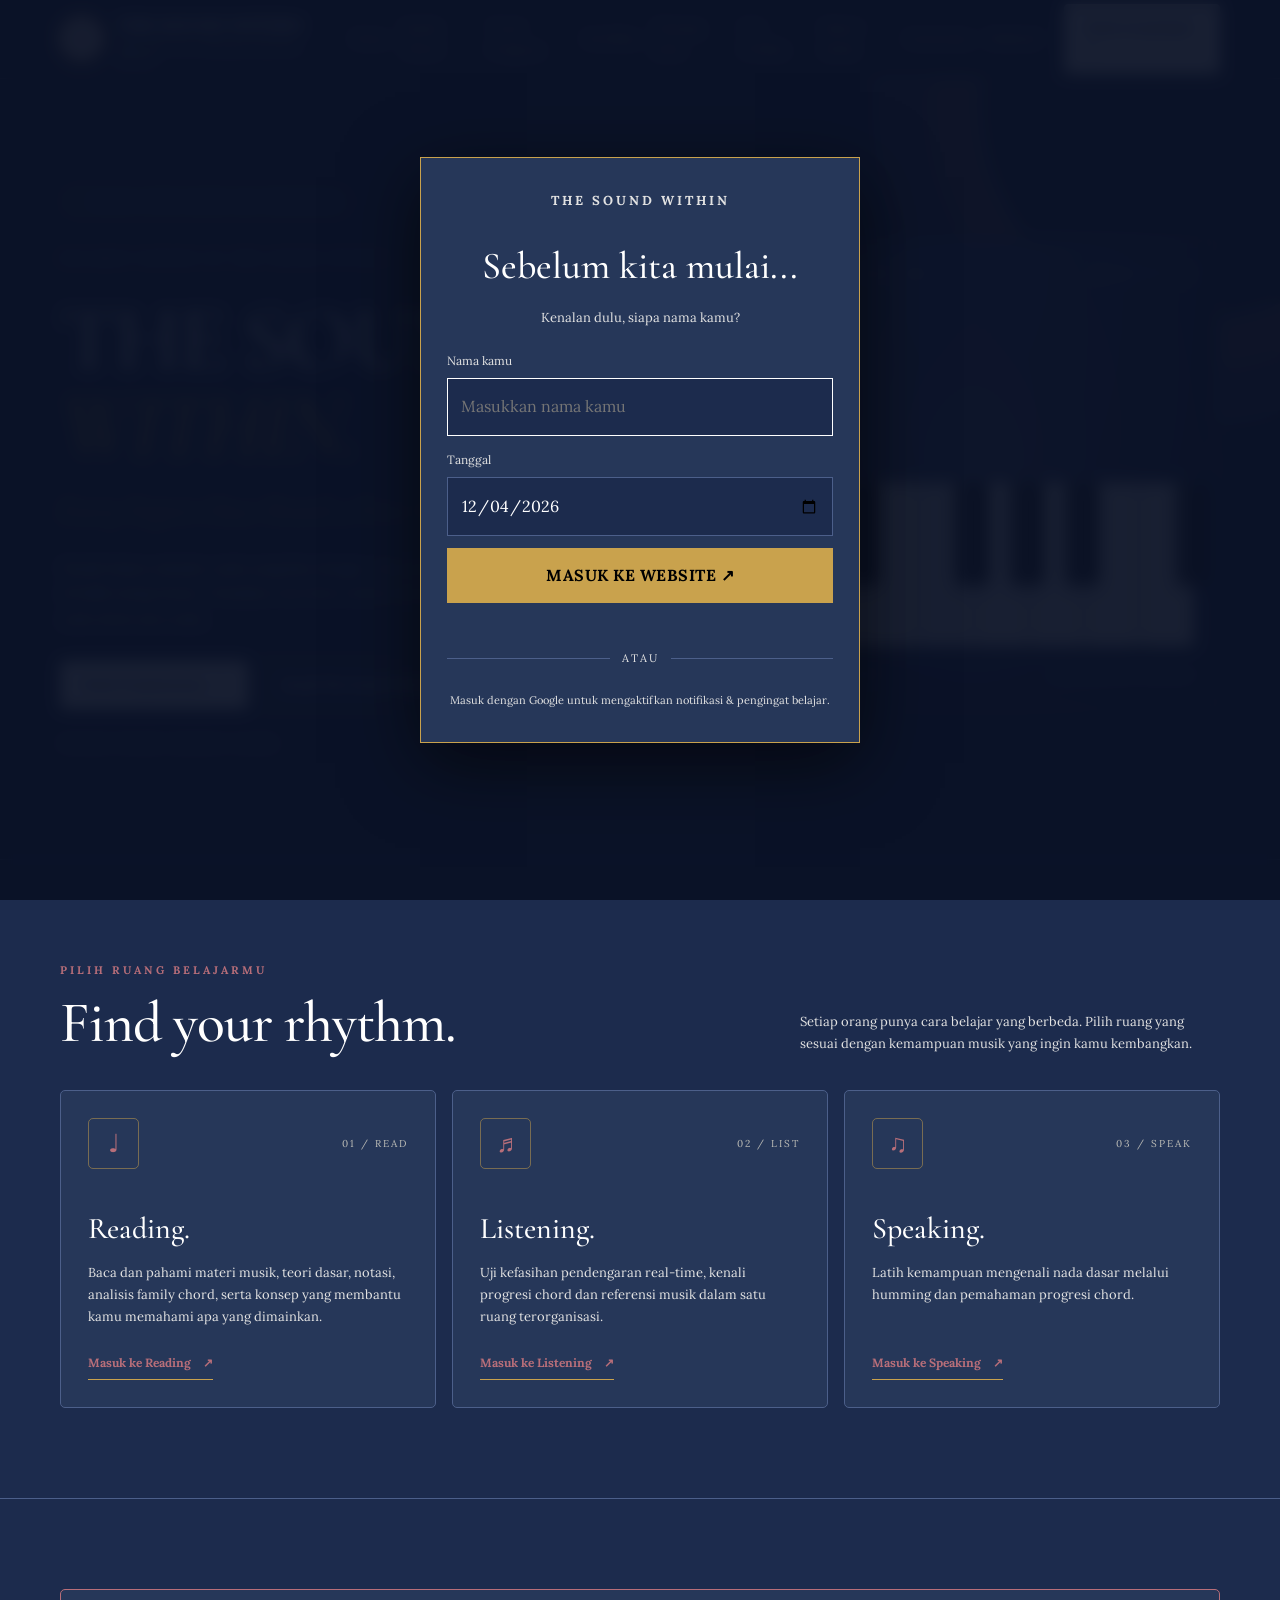
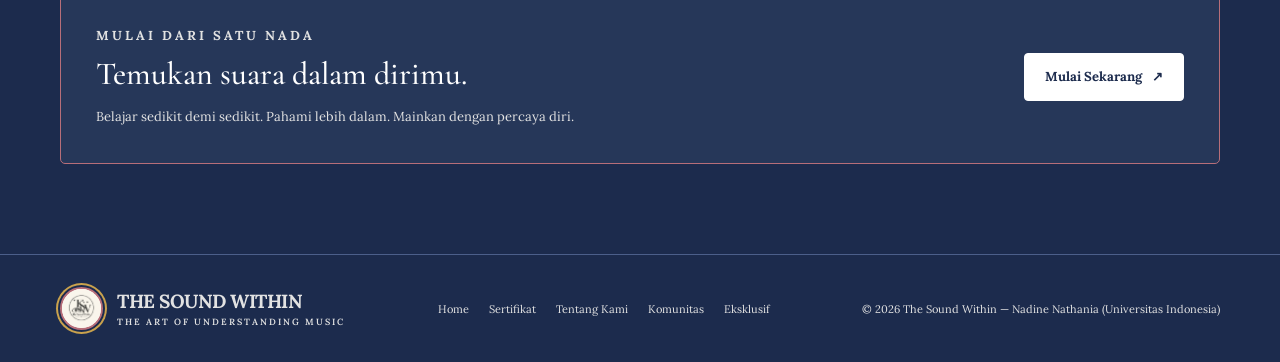
<file: index.html>
<!DOCTYPE html>
<html lang="id">
<head>
    <meta charset="UTF-8">
    <meta name="viewport" content="width=device-width, initial-scale=1.0">
    <meta name="theme-color" content="#1C2B4D">
    <meta name="description" content="The Sound Within. Ruang untuk belajar teori musik, memahami harmoni, dan melatih pendengaran.">
    <title>THE SOUND WITHIN</title>
    <link href="https://fonts.googleapis.com/css2?family=Cormorant+Garamond:wght@400;500;600;700&family=Lora:ital,wght@0,400;0,500;0,600;0,700;1,400&display=swap" rel="stylesheet">
    <link rel="stylesheet" href="style.css">
    <!-- Google Analytics (GA4) -->
    <script async src="https://www.googletagmanager.com/gtag/js?id=G-59GLZ4RQGR"></script>
    <script>
        window.dataLayer = window.dataLayer || [];
        function gtag(){ dataLayer.push(arguments); }
        gtag('js', new Date());
        gtag('config', 'G-59GLZ4RQGR');
    </script>
</head>

<body>
    <div id="site-gate"></div>
    <div id="site-header"></div>

    <main>
        <!-- WELCOME PAGE -->
        <section class="hero" id="home">
            <div class="container hero-grid">
                <div>
                    <div class="hero-label"><span></span> RUANG UNTUK MUSIK DAN PEMAHAMAN</div>
                    <p class="eyebrow" style="margin-top: 30px;">SELAMAT DATANG DI THE SOUND WITHIN</p>
                    <h1>THE SOUND<br><em>WITHIN.</em></h1>
                    <p class="hero-tagline">Every Expert Once Heard a First Note</p>
                    <p class="hero-copy">Musik bukan sekadar nada yang kita dengar. Ada pola, harmoni, dan cerita di balik setiap bunyi. Temukan cara baru untuk memahami musik, satu nada demi satu nada.</p>
                    <div class="hero-actions">
                        <a class="button" href="#menu">Mulai Perjalananmu <span>↗</span></a>
                        <a class="button button-outline" href="tentang.html">Kenali The Sound Within</a>
                    </div>
                    <p class="hero-note">DENGAR. PAHAMI. MAINKAN. ULANGI.</p>
                </div>
                <div class="piano-card">
                    <div class="piano-card-glow"></div>
                    <div class="piano-card-top"><span>THE SOUND WITHIN / 001</span><span>MUSIC STUDIO</span></div>
                    <div class="treble" aria-hidden="true">𝄞</div>
                    <div class="piano-keyboard" aria-hidden="true">
                        <span class="white-key"><span class="black-key"></span></span>
                        <span class="white-key"><span class="black-key"></span></span>
                        <span class="white-key"></span>
                        <span class="white-key"><span class="black-key"></span></span>
                        <span class="white-key"><span class="black-key"></span></span>
                        <span class="white-key"><span class="black-key"></span></span>
                        <span class="white-key"></span>
                        <span class="white-key"><span class="black-key"></span></span>
                    </div>
                    <div class="piano-caption"><span>LISTEN · LEARN · PLAY</span><span>YOUR MUSICAL JOURNEY</span></div>
                </div>
            </div>
        </section>

        <!-- MENU READING, LISTENING, SPEAKING -->
        <section class="section" id="menu">
            <div class="container">
                <div class="section-heading">
                    <div><p class="eyebrow">PILIH RUANG BELAJARMU</p><h2>Find your rhythm.</h2></div>
                    <p class="section-description">Setiap orang punya cara belajar yang berbeda. Pilih ruang yang sesuai dengan kemampuan musik yang ingin kamu kembangkan.</p>
                </div>
                <div class="menu-grid">
                    <article class="menu-card">
                        <div class="card-top"><span class="card-icon">♩</span><span class="card-number">01 / READ</span></div>
                        <h3>Reading.</h3>
                        <p>Baca dan pahami materi musik, teori dasar, notasi, analisis family chord, serta konsep yang membantu kamu memahami apa yang dimainkan.</p>
                        <a class="card-link" href="reading.html#reading-test">Masuk ke Reading <span>↗</span></a>
                    </article>
                    <article class="menu-card">
                        <div class="card-top"><span class="card-icon">♬</span><span class="card-number">02 / LIST</span></div>
                        <h3>Listening.</h3>
                        <p>Uji kefasihan pendengaran real-time, kenali progresi chord dan referensi musik dalam satu ruang terorganisasi.</p>
                        <a class="card-link" href="listening.html#listening-test">Masuk ke Listening <span>↗</span></a>
                    </article>
                    <article class="menu-card">
                        <div class="card-top"><span class="card-icon">♫</span><span class="card-number">03 / SPEAK</span></div>
                        <h3>Speaking.</h3>
                        <p>Latih kemampuan mengenali nada dasar melalui humming dan pemahaman progresi chord.</p>
                        <a class="card-link" href="speaking.html#speaking-test">Masuk ke Speaking <span>↗</span></a>
                    </article>
                </div>
            </div>
        </section>

        <!-- AJAKAN PENUTUP -->
        <section class="section">
            <div class="container">
                <div class="closing">
                    <div>
                        <p class="eyebrow">MULAI DARI SATU NADA</p>
                        <h3>Temukan suara dalam dirimu.</h3>
                        <p>Belajar sedikit demi sedikit. Pahami lebih dalam. Mainkan dengan percaya diri.</p>
                    </div>
                    <a class="button" href="#menu">Mulai Sekarang <span>↗</span></a>
                </div>
            </div>
        </section>
    </main>

    <div id="site-footer"></div>

    <script src="app.js"></script>
</body>
</html>
</file>
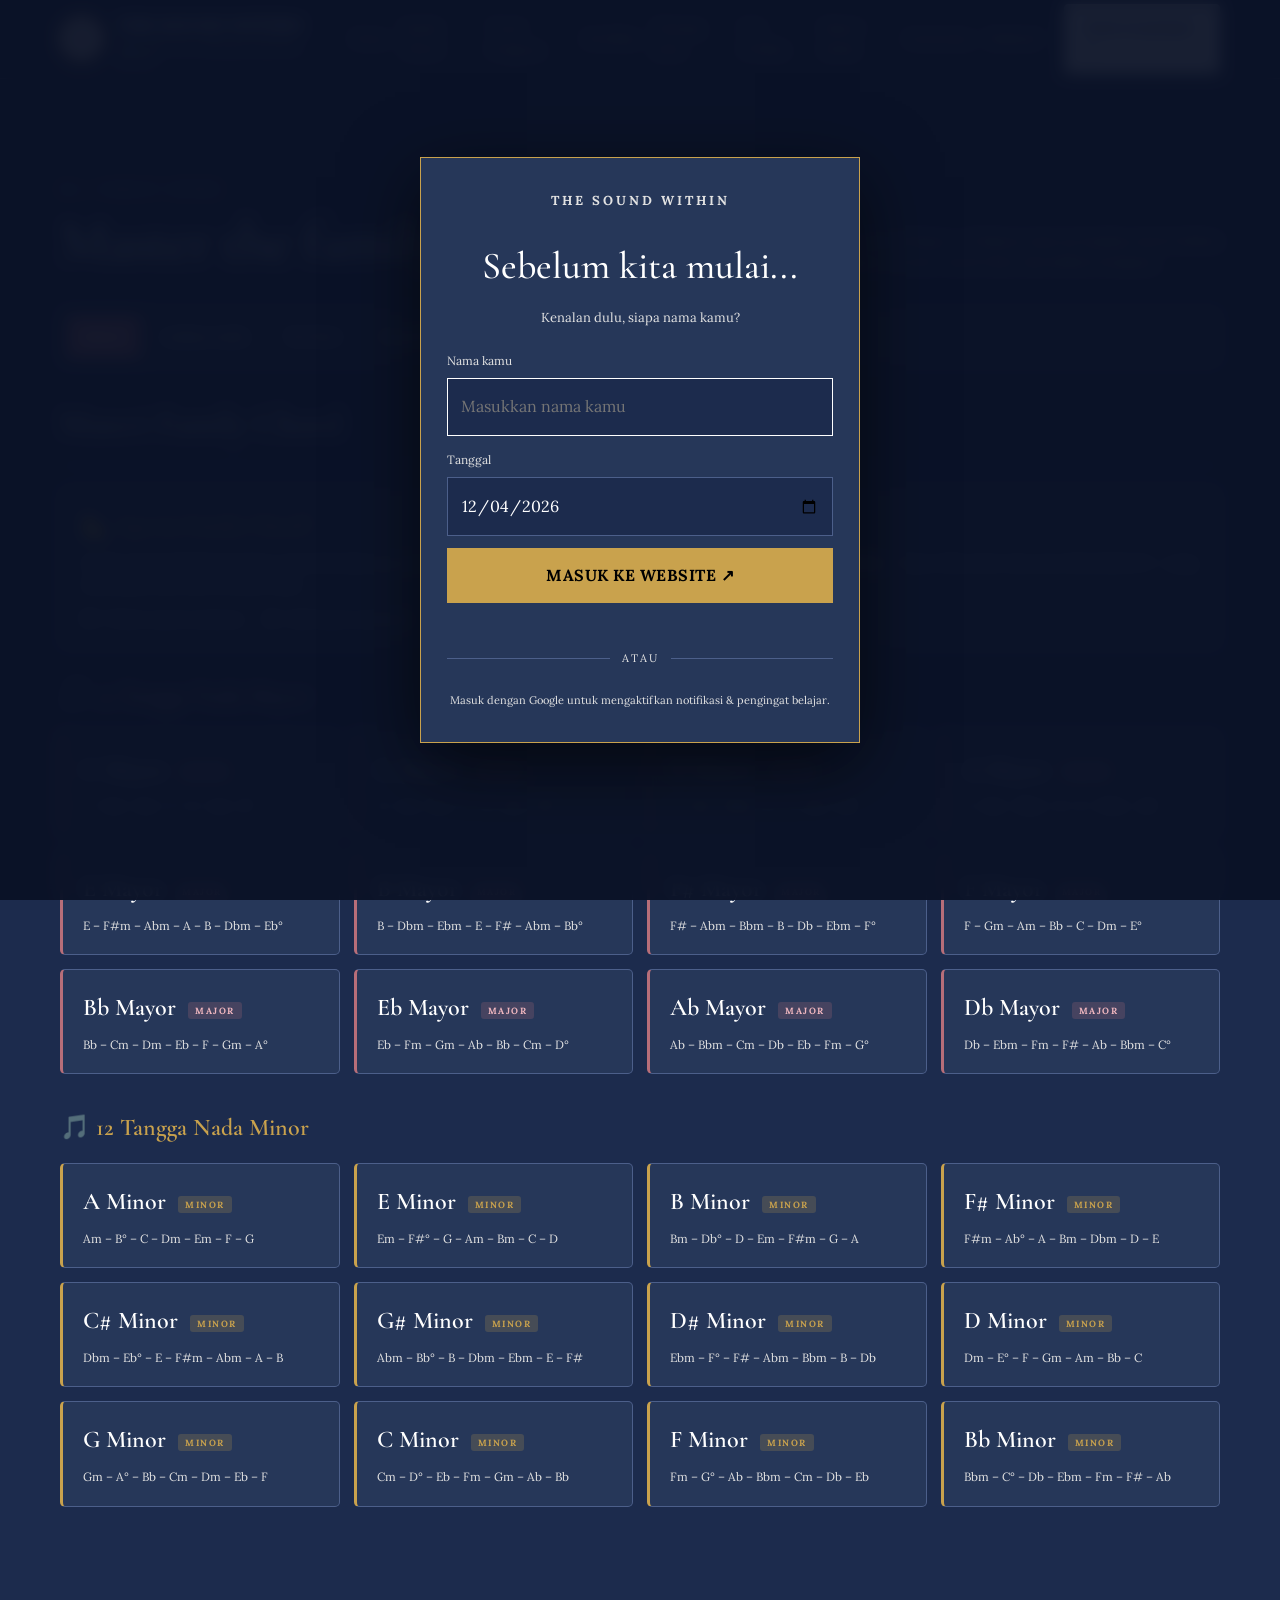
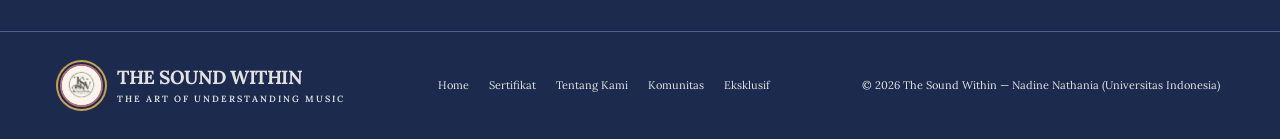
<file: family-chord.html>
<!DOCTYPE html>
<html lang="id">
<head>
    <meta charset="UTF-8">
    <meta name="viewport" content="width=device-width, initial-scale=1.0">
    <meta name="theme-color" content="#1C2B4D">
    <meta name="description" content="The Sound Within. Ruang untuk belajar teori musik, memahami harmoni, dan melatih pendengaran.">
    <title>Family Chord — THE SOUND WITHIN</title>
    <link href="https://fonts.googleapis.com/css2?family=Cormorant+Garamond:wght@400;500;600;700&family=Lora:ital,wght@0,400;0,500;0,600;0,700;1,400&display=swap" rel="stylesheet">
    <link rel="stylesheet" href="style.css">
    <!-- Google Analytics (GA4) -->
    <script async src="https://www.googletagmanager.com/gtag/js?id=G-59GLZ4RQGR"></script>
    <script>
        window.dataLayer = window.dataLayer || [];
        function gtag(){ dataLayer.push(arguments); }
        gtag('js', new Date());
        gtag('config', 'G-59GLZ4RQGR');
    </script>
</head>

<body>
    <div id="site-gate"></div>
    <div id="site-header"></div>

    <main>
        <!-- FAMILY CHORD (MENU BARU) -->
        <section class="section" id="family-chord">
            <div class="container">
                <div class="section-heading">
                    <div><p class="eyebrow">04 / FAMILY CHORD</p><h2>Master the family.</h2></div>
                    <p class="section-description">24 tangga nada (12 Mayor + 12 Minor), interval, kualitas chord, latihan pendengaran, tes teori, chord chart, dan latihan transpose.</p>
                </div>

                <div class="fc-tabs" id="fc-tabs">
                    <button class="active" type="button" onclick="FC.showSection('materi',this)">Materi</button>
                    <button type="button" onclick="FC.showSection('latihan',this)">Latihan Audio</button>
                    <button type="button" onclick="FC.showSection('teori',this)">Tes Teori</button>
                    <button type="button" onclick="FC.showSection('chart',this)">Chord Chart</button>
                    <button type="button" onclick="FC.showSection('transpose',this)">Latihan Transpose</button>
                </div>

                <!-- MATERI -->
                <div class="fc-sec active" id="fc-materi">
                    <h3 class="fc-title">Materi Family Chord</h3>

                    <div class="legend-box">
                        <h4>📐 Apa itu Family Chord?</h4>
                        <p style="font-size:13px;color:var(--gray);">
                            Family chord adalah kumpulan 7 chord (triad) yang secara alami terbentuk di dalam satu tangga nada. Setiap degree punya <strong style="color:var(--text)">kualitas</strong> — Mayor (M), minor (m), atau diminished (°) — yang ditentukan oleh interval antar nada.
                        </p>
                        <div class="legend-items">
                            <span><b>W</b> = Whole step (2 semitone)</span>
                            <span><b>H</b> = Half step (1 semitone)</span>
                            <span><b>Mayor</b> = W W H W W W H</span>
                            <span><b>Natural Minor</b> = W H W W H W W</span>
                        </div>
                    </div>

                    <h4 class="fc-sub" style="color:#f0b7bf;">🎵 12 Tangga Nada Mayor</h4>
                    <div class="key-grid" id="grid-maj"></div>

                    <h4 class="fc-sub" style="color:var(--gold);">🎵 12 Tangga Nada Minor</h4>
                    <div class="key-grid" id="grid-min"></div>
                </div>

                <!-- LATIHAN AUDIO -->
                <div class="fc-sec" id="fc-latihan">
                    <h3 class="fc-title">Latihan Audio</h3>
                    <div class="latihan-center">
                        <div class="score-strip">
                            <div class="score-item"><div class="val" id="sc-benar">0</div><div class="lbl">Benar</div></div>
                            <div class="score-item"><div class="val" id="sc-salah">0</div><div class="lbl">Salah</div></div>
                            <div class="score-item"><div class="val" id="sc-soal">1</div><div class="lbl">Soal ke</div></div>
                        </div>

                        <div id="lat-mode-sel" style="display:flex;gap:8px;justify-content:center;align-items:center;margin-bottom:22px;flex-wrap:wrap;">
                            <label style="font-size:12px;color:var(--muted)">Mode:</label>
                            <button class="filter-btn active" type="button" onclick="FC.setLatMode('both',this)">Mayor &amp; Minor</button>
                            <button class="filter-btn" type="button" onclick="FC.setLatMode('maj',this)">Mayor saja</button>
                            <button class="filter-btn" type="button" onclick="FC.setLatMode('min',this)">Minor saja</button>
                        </div>

                        <div class="lat-prompt">
                            <div class="q-label" id="lat-qlabel">Dengarkan chord berikut…</div>
                            <div class="q-text" id="lat-qtext">— Tekan tombol untuk mulai —</div>
                            <button class="play-btn" id="lat-play" type="button" onclick="FC.playCurrentChord()" title="Putar chord">▶</button>
                            <div class="play-hint">Klik ▶ untuk memutar ulang</div>
                        </div>

                        <div class="options-grid" id="lat-opts"></div>
                        <div class="feedback-text" id="lat-feedback"></div>
                        <button class="next-btn" id="lat-next" type="button" onclick="FC.nextLatihan()">Soal Berikutnya →</button>
                        <div style="margin-top:12px">
                            <button class="filter-btn" type="button" onclick="FC.initLatihan()">🔄 Reset Skor</button>
                        </div>
                    </div>
                </div>

                <!-- TES TEORI -->
                <div class="fc-sec" id="fc-teori">
                    <h3 class="fc-title">Tes Teori</h3>
                    <p class="fc-intro">
                        Jawab soal-soal di bawah. Setelah memilih jawaban, klik <strong style="color:var(--text)">Buat Soal Baru</strong> untuk set soal segar yang diacak.
                    </p>
                    <div id="teori-container"></div>
                    <div class="teori-actions">
                        <button class="gen-btn" type="button" onclick="FC.genTeori()">🎲 Buat Soal Baru</button>
                        <button class="gen-btn alt" type="button" onclick="FC.genTeoriTengah()">🎯 Khusus: Nada Tengah Mayor/Minor</button>
                    </div>
                </div>

                <!-- CHORD CHART -->
                <div class="fc-sec" id="fc-chart">
                    <h3 class="fc-title">Chord Chart Lengkap</h3>
                    <div class="filter-row">
                        <button class="filter-btn active" type="button" onclick="FC.filterChart('all',this)">Semua</button>
                        <button class="filter-btn" type="button" onclick="FC.filterChart('maj',this)">Mayor</button>
                        <button class="filter-btn" type="button" onclick="FC.filterChart('min',this)">Minor</button>
                    </div>
                    <div style="overflow-x:auto">
                        <table class="chart-table" id="chart-table">
                            <thead>
                                <tr>
                                    <th>Tangga Nada</th><th>I</th><th>ii</th><th>iii</th><th>IV</th><th>V</th><th>vi</th><th>vii°</th>
                                </tr>
                            </thead>
                            <tbody id="chart-body"></tbody>
                        </table>
                    </div>
                </div>

                <!-- LATIHAN TRANSPOSE -->
                <div class="fc-sec" id="fc-transpose">
                    <h3 class="fc-title">Latihan Transpose</h3>
                    <div class="latihan-center">
                        <p class="fc-intro">
                            Chord angka = urutan chord di dalam tangga nada. Di nada dasar C: 1 = C, 2m = Dm, 3m = Em, 4 = F, 5 = G, 6m = Am. Tebak chord hurufnya kalau nada dasarnya diganti.
                        </p>
                        <div class="score-strip">
                            <div class="score-item"><div class="val" id="tr-benar">0</div><div class="lbl">Benar</div></div>
                            <div class="score-item"><div class="val" id="tr-salah">0</div><div class="lbl">Salah</div></div>
                            <div class="score-item"><div class="val" id="tr-soal">1</div><div class="lbl">Soal ke</div></div>
                        </div>

                        <div class="lat-prompt">
                            <div class="q-label" id="tr-label"></div>
                            <div class="q-text" id="tr-text"></div>
                            <div class="play-hint" id="tr-hint"></div>
                        </div>

                        <div class="options-grid" id="tr-opts" style="grid-template-columns:repeat(2,1fr)"></div>
                        <div class="feedback-text" id="tr-fb"></div>
                        <button class="next-btn" id="tr-next" type="button" onclick="FC.nextTr()">Soal Berikutnya →</button>
                        <div style="margin-top:12px">
                            <button class="filter-btn" type="button" onclick="FC.initTr()">🔄 Reset Skor</button>
                        </div>
                    </div>
                </div>

                <!-- MODAL DETAIL -->
                <div class="modal-overlay" id="modal-overlay" onclick="FC.closeModal(event)">
                    <div class="modal" id="modal-box">
                        <h2 id="m-title">—</h2>
                        <div class="modal-sub" id="m-sub">—</div>
                        <div class="info-row" id="m-formula"></div>
                        <div class="info-row" id="m-scale"></div>
                        <p style="font-size:12px;color:var(--muted);margin:14px 0 8px">Chord dalam family (klik kartu untuk memutar):</p>
                        <div class="interval-row" id="m-chords"></div>
                        <p style="font-size:12px;color:var(--muted);margin:14px 0 8px">Jarak antar nada (semitone):</p>
                        <div class="info-row" id="m-intervals"></div>
                        <button class="modal-close" type="button" onclick="FC.closeModal()">Tutup</button>
                    </div>
                </div>
            </div>
        </section>
    </main>

    <div id="site-footer"></div>

    <script src="app.js"></script>
    <script>
    (function () {
    const fcRoot = document.getElementById('family-chord');

    /* ──────────────────────────────────────────
       DATA
    ────────────────────────────────────────── */
    const NOTES_SHARP = ['C','C#','D','D#','E','F','F#','G','G#','A','A#','B'];
    const NOTES_FLAT  = ['C','Db','D','Eb','E','F','Gb','G','Ab','A','Bb','B'];
    const USE_FLAT    = new Set([1,3,5,8,10]);

    function noteAt(root, semitones) {
      const idx = (root + semitones) % 12;
      return USE_FLAT.has(idx) ? NOTES_FLAT[idx] : NOTES_SHARP[idx];
    }
    function rootIdx(name) {
      let i = NOTES_SHARP.indexOf(name);
      if (i < 0) i = NOTES_FLAT.indexOf(name);
      return i;
    }

    const MAJ_STEPS = [0,2,4,5,7,9,11];
    const MIN_STEPS = [0,2,3,5,7,8,10];

    const MAJ_QUALITY = ['maj','min','min','maj','maj','min','dim'];
    const MAJ_ROMAN   = ['I','ii','iii','IV','V','vi','vii°'];
    const MIN_QUALITY = ['min','dim','maj','min','min','maj','maj'];
    const MIN_ROMAN   = ['i','ii°','III','iv','v','VI','VII'];

    const MAJ_ROOTS = ['C','G','D','A','E','B','F#','F','Bb','Eb','Ab','Db'];
    const MIN_ROOTS = ['A','E','B','F#','C#','G#','D#','D','G','C','F','Bb'];

    function buildFamily(rootName, isMaj) {
      const ri = rootIdx(rootName);
      const steps   = isMaj ? MAJ_STEPS   : MIN_STEPS;
      const quality = isMaj ? MAJ_QUALITY : MIN_QUALITY;
      const roman   = isMaj ? MAJ_ROMAN   : MIN_ROMAN;
      return steps.map((s, i) => ({
        degree: roman[i],
        root:   noteAt(ri, s),
        quality: quality[i]
      }));
    }

    function scaleNotes(rootName, isMaj) {
      const ri = rootIdx(rootName);
      const steps = isMaj ? MAJ_STEPS : MIN_STEPS;
      return steps.map(s => noteAt(ri, s));
    }

    function intervalDesc(isMaj) {
      return isMaj
        ? 'W–W–H–W–W–W–H  (2–2–1–2–2–2–1 semitone)'
        : 'W–H–W–W–H–W–W  (2–1–2–2–1–2–2 semitone)';
    }

    /* ──────────────────────────────────────────
       NAV
    ────────────────────────────────────────── */
    function showSection(id, btn) {
      fcRoot.querySelectorAll('.fc-sec').forEach(s => s.classList.remove('active'));
      document.getElementById('fc-' + id).classList.add('active');
      fcRoot.querySelectorAll('.fc-tabs button').forEach(b => b.classList.remove('active'));
      if (btn) btn.classList.add('active');
      if (id === 'latihan' && !latInitialized) initLatihan();
      if (id === 'teori'   && !teoriInitialized) genTeori();
      if (id === 'chart'   && !chartInitialized) buildChart();
      if (id === 'transpose' && !trReady) initTr();
    }

    /* ──────────────────────────────────────────
       MATERI CARDS
    ────────────────────────────────────────── */
    function buildMateri() {
      const gMaj = document.getElementById('grid-maj');
      const gMin = document.getElementById('grid-min');

      MAJ_ROOTS.forEach(r => {
        const fam = buildFamily(r, true);
        const chordList = fam.map(c => c.root + (c.quality==='min'?'m':c.quality==='dim'?'°':'')).join(' – ');
        const card = document.createElement('div');
        card.className = 'key-card maj';
        card.innerHTML = `<h3>${r} Mayor <span class="tag">Major</span></h3><p>${chordList}</p>`;
        card.onclick = () => openModal(r, true);
        gMaj.appendChild(card);
      });

      MIN_ROOTS.forEach(r => {
        const fam = buildFamily(r, false);
        const chordList = fam.map(c => c.root + (c.quality==='min'?'m':c.quality==='dim'?'°':'')).join(' – ');
        const card = document.createElement('div');
        card.className = 'key-card min';
        card.innerHTML = `<h3>${r} Minor <span class="tag">Minor</span></h3><p>${chordList}</p>`;
        card.onclick = () => openModal(r, false);
        gMin.appendChild(card);
      });
    }

    /* ──────────────────────────────────────────
       MODAL
    ────────────────────────────────────────── */
    function openModal(rootName, isMaj) {
      const fam = buildFamily(rootName, isMaj);
      const sn  = scaleNotes(rootName, isMaj);
      document.getElementById('m-title').textContent = rootName + (isMaj ? ' Mayor' : ' Minor');
      document.getElementById('m-sub').textContent   = (isMaj ? 'Tangga nada Mayor' : 'Tangga nada Minor (Natural)') + ' — klik chord untuk mendengarnya';
      document.getElementById('m-formula').innerHTML = `<strong>Formula interval:</strong> ${intervalDesc(isMaj)}`;
      document.getElementById('m-scale').innerHTML   = `<strong>Nada dalam tangga nada:</strong> ${sn.join(' – ')}`;
      document.getElementById('m-intervals').textContent = (isMaj
        ? '0 → 2 → 4 → 5 → 7 → 9 → 11 (semitone dari root)'
        : '0 → 2 → 3 → 5 → 7 → 8 → 10 (semitone dari root)');

      const rc = document.getElementById('m-chords');
      rc.innerHTML = '';
      fam.forEach(c => {
        const div = document.createElement('div');
        div.className = `interval-box chord-${c.quality}`;
        div.innerHTML = `<div class="roman">${c.degree}</div><div class="note">${c.root}</div><div class="quality">${c.quality==='maj'?'Mayor':c.quality==='min'?'minor':'dim°'}</div>`;
        div.style.cursor = 'pointer';
        div.onclick = () => playChord(c.root, c.quality);
        rc.appendChild(div);
      });

      document.getElementById('modal-overlay').classList.add('open');
    }
    function closeModal(e) {
      if (!e || e.target === document.getElementById('modal-overlay'))
        document.getElementById('modal-overlay').classList.remove('open');
    }

    /* ──────────────────────────────────────────
       WEB AUDIO ENGINE
    ────────────────────────────────────────── */
    let audioCtx = null;
    function getCtx() {
      if (!audioCtx) audioCtx = new (window.AudioContext || window.webkitAudioContext)();
      return audioCtx;
    }
    function noteFreq(midiNote) { return 440 * Math.pow(2, (midiNote - 69) / 12); }
    function midiOf(noteName) {
      const BASE = {C:60,D:62,E:64,F:65,G:67,A:69,B:71};
      let n = noteName.replace('#','').replace('b','');
      let freq = BASE[n] || 60;
      if (noteName.includes('#')) freq += 1;
      if (noteName.includes('b')) freq -= 1;
      return freq;
    }

    function playNote(midi, startTime, dur, ctx, gain) {
      const osc = ctx.createOscillator();
      const env = ctx.createGain();
      osc.connect(env); env.connect(gain);
      osc.type = 'triangle';
      osc.frequency.value = noteFreq(midi);
      env.gain.setValueAtTime(0, startTime);
      env.gain.linearRampToValueAtTime(.4, startTime + .02);
      env.gain.exponentialRampToValueAtTime(.001, startTime + dur);
      osc.start(startTime); osc.stop(startTime + dur + .05);
    }

    function chordMidis(rootName, quality) {
      const r = midiOf(rootName);
      if (quality === 'maj') return [r, r+4, r+7];
      if (quality === 'min') return [r, r+3, r+7];
      if (quality === 'dim') return [r, r+3, r+6];
      return [r, r+4, r+7];
    }

    function playChord(rootName, quality, arpeggio) {
      const ctx   = getCtx();
      if (ctx.state === 'suspended') ctx.resume();
      const gain  = ctx.createGain();
      gain.gain.value = .7;
      gain.connect(ctx.destination);
      const now   = ctx.currentTime;
      const midis = chordMidis(rootName, quality);
      if (arpeggio) {
        midis.forEach((m,i) => { playNote(m, now + i*.12, 1.4, ctx, gain); });
        midis.forEach((m)   => { playNote(m, now + .36,   1.1, ctx, gain); });
      } else {
        midis.forEach(m => { playNote(m, now, 1.6, ctx, gain); });
      }
    }

    /* ──────────────────────────────────────────
       LATIHAN AUDIO
    ────────────────────────────────────────── */
    let latInitialized = false;
    let latMode = 'both';
    let latCurrent = null;
    let latBenar = 0, latSalah = 0, latSoalKe = 1;
    let latAnswered = false;

    function setLatMode(m, btn) {
      latMode = m;
      document.querySelectorAll('#lat-mode-sel .filter-btn').forEach(b => b.classList.remove('active'));
      btn.classList.add('active');
      initLatihan();
    }

    function buildLatPool() {
      let pool = [];
      if (latMode === 'both' || latMode === 'maj') MAJ_ROOTS.forEach(r => pool.push({root:r, isMaj:true}));
      if (latMode === 'both' || latMode === 'min') MIN_ROOTS.forEach(r => pool.push({root:r, isMaj:false}));
      return pool;
    }

    function shuffle(a) { for (let i=a.length-1;i>0;i--){const j=Math.floor(Math.random()*(i+1));[a[i],a[j]]=[a[j],a[i]];}return a; }

    function initLatihan() {
      latInitialized = true; latBenar = 0; latSalah = 0; latSoalKe = 1;
      updateScores(); nextLatihan();
    }

    function updateScores() {
      document.getElementById('sc-benar').textContent = latBenar;
      document.getElementById('sc-salah').textContent = latSalah;
      document.getElementById('sc-soal').textContent  = latSoalKe;
    }

    function nextLatihan() {
      latAnswered = false;
      document.getElementById('lat-next').classList.remove('show');
      document.getElementById('lat-feedback').textContent = '';
      document.getElementById('lat-feedback').className = 'feedback-text';

      const pool = buildLatPool();
      latCurrent = pool[Math.floor(Math.random() * pool.length)];

      const degrees = latCurrent.isMaj ? MAJ_ROMAN : MIN_ROMAN;
      const qualities = latCurrent.isMaj ? MAJ_QUALITY : MIN_QUALITY;
      const steps = latCurrent.isMaj ? MAJ_STEPS : MIN_STEPS;
      const di = Math.floor(Math.random() * 7);
      latCurrent.degIdx = di;

      const ri = rootIdx(latCurrent.root);
      latCurrent.chordRoot = noteAt(ri, steps[di]);
      latCurrent.chordQuality = qualities[di];
      latCurrent.correctLabel = latCurrent.chordRoot + (qualities[di]==='min'?'m':qualities[di]==='dim'?'°':'');
      latCurrent.correctFull  = `${degrees[di]} — ${latCurrent.correctLabel} (${latCurrent.root} ${latCurrent.isMaj?'Mayor':'minor'})`;

      document.getElementById('lat-qlabel').textContent = `Dari family chord ${latCurrent.root} ${latCurrent.isMaj?'Mayor':'minor'} — Chord ke berapa ini?`;
      document.getElementById('lat-qtext').textContent  = '? ? ?';

      let wrong = [];
      const allPool = [...MAJ_ROOTS.map(r=>({root:r,isMaj:true})),...MIN_ROOTS.map(r=>({root:r,isMaj:false}))];
      while (wrong.length < 5) {
        const rp = allPool[Math.floor(Math.random()*allPool.length)];
        const rs2 = rp.isMaj ? MAJ_STEPS : MIN_STEPS;
        const rq2 = rp.isMaj ? MAJ_QUALITY : MIN_QUALITY;
        const di2 = Math.floor(Math.random()*7);
        const ri2 = rootIdx(rp.root);
        const cr = noteAt(ri2, rs2[di2]);
        const cq = rq2[di2];
        const lbl = cr + (cq==='min'?'m':cq==='dim'?'°':'');
        if (lbl !== latCurrent.correctLabel && !wrong.find(w=>w.lbl===lbl)) {
          wrong.push({lbl, root:cr, quality:cq});
        }
      }
      const opts = shuffle([{lbl:latCurrent.correctLabel, root:latCurrent.chordRoot, quality:latCurrent.chordQuality, correct:true}, ...wrong.map(w=>({...w,correct:false}))]);

      const og = document.getElementById('lat-opts');
      og.innerHTML = '';
      opts.forEach(o => {
        const b = document.createElement('button');
        b.className = 'opt-btn';
        b.textContent = o.lbl;
        b.onclick = () => answerLatihan(o, b);
        og.appendChild(b);
      });

      setTimeout(() => playCurrentChord(), 300);
      updateScores();
    }

    function playCurrentChord() {
      if (!latCurrent) return;
      playChord(latCurrent.chordRoot, latCurrent.chordQuality, true);
    }

    function answerLatihan(opt, btn) {
      if (latAnswered) return;
      latAnswered = true;
      document.querySelectorAll('#lat-opts .opt-btn').forEach(b => b.disabled = true);

      if (opt.correct) {
        btn.classList.add('correct');
        latBenar++;
        const fb = document.getElementById('lat-feedback');
        fb.textContent = `✓ Benar! ${latCurrent.correctFull}`;
        fb.className = 'feedback-text ok';
      } else {
        btn.classList.add('wrong');
        latSalah++;
        document.querySelectorAll('#lat-opts .opt-btn').forEach(b => {
          if (b.textContent === latCurrent.correctLabel) b.classList.add('correct');
        });
        const fb = document.getElementById('lat-feedback');
        fb.textContent = `✗ Jawaban: ${latCurrent.correctFull}`;
        fb.className = 'feedback-text err';
      }
      latSoalKe++;
      updateScores();
      document.getElementById('lat-qtext').textContent = latCurrent.correctLabel;
      document.getElementById('lat-next').classList.add('show');
    }

    /* ──────────────────────────────────────────
       TES TEORI
    ────────────────────────────────────────── */
    let teoriInitialized = false;

    const TEORI_TYPES = ['degree-name','chord-quality','scale-membership','tengah-maj-min'];

    function randomFrom(arr) { return arr[Math.floor(Math.random()*arr.length)]; }

    function genTeoriQ() {
      const type = randomFrom(TEORI_TYPES);
      return makeQ(type);
    }

    function makeQ(type) {
      if (type === 'degree-name') {
        const isMaj = Math.random() > .5;
        const root  = randomFrom(isMaj ? MAJ_ROOTS : MIN_ROOTS);
        const di    = Math.floor(Math.random()*7);
        const steps    = isMaj ? MAJ_STEPS   : MIN_STEPS;
        const quality  = isMaj ? MAJ_QUALITY : MIN_QUALITY;
        const roman    = isMaj ? MAJ_ROMAN   : MIN_ROMAN;
        const ri = rootIdx(root);
        const cr = noteAt(ri, steps[di]);
        const cq = quality[di];
        const correctAns = cr + (cq==='min'?'m':cq==='dim'?'°':'');
        const distractors = new Set([correctAns]);
        while (distractors.size < 4) {
          const rr = randomFrom(isMaj ? MAJ_ROOTS : MIN_ROOTS);
          const rd = Math.floor(Math.random()*7);
          const rri = rootIdx(rr);
          const rcr = noteAt(rri, steps[rd]);
          const rcq = quality[rd];
          distractors.add(rcr + (rcq==='min'?'m':rcq==='dim'?'°':''));
        }
        const opts = shuffle([...distractors]);
        return {
          q: `Chord ${roman[di]} dari tangga nada <strong>${root} ${isMaj?'Mayor':'minor'}</strong> adalah...`,
          opts, correct: correctAns,
          exp: `${roman[di]} dari ${root} ${isMaj?'Mayor':'minor'} = <strong>${correctAns}</strong> (interval ${steps[di]} semitone dari root, kualitas ${cq})`
        };
      }

      if (type === 'chord-quality') {
        const isMaj = Math.random() > .5;
        const root  = randomFrom(isMaj ? MAJ_ROOTS : MIN_ROOTS);
        const di    = Math.floor(Math.random()*7);
        const quality  = isMaj ? MAJ_QUALITY : MIN_QUALITY;
        const roman    = isMaj ? MAJ_ROMAN   : MIN_ROMAN;
        const steps    = isMaj ? MAJ_STEPS   : MIN_STEPS;
        const ri = rootIdx(root);
        const cr = noteAt(ri, steps[di]);
        const cq = quality[di];
        const correctAns = cq === 'maj' ? 'Mayor' : cq === 'min' ? 'minor' : 'diminished';
        const opts = shuffle(['Mayor','minor','diminished','augmented']);
        return {
          q: `Apa kualitas chord ${roman[di]} (${cr}) dalam tangga nada <strong>${root} ${isMaj?'Mayor':'minor'}</strong>?`,
          opts, correct: correctAns,
          exp: `Chord ${roman[di]} = ${cr}, kualitas <strong>${correctAns}</strong>`
        };
      }

      if (type === 'scale-membership') {
        const isMaj = Math.random() > .5;
        const root  = randomFrom(isMaj ? MAJ_ROOTS : MIN_ROOTS);
        const sn    = scaleNotes(root, isMaj);
        const correct = randomFrom(sn);
        const allNotes = NOTES_SHARP.filter(n => !sn.includes(n));
        const wrongs = shuffle(allNotes).slice(0,3);
        const opts = shuffle([correct, ...wrongs]);
        return {
          q: `Nada mana yang <strong>ada</strong> dalam tangga nada ${root} ${isMaj?'Mayor':'minor'}?`,
          opts, correct,
          exp: `Tangga nada ${root} ${isMaj?'Mayor':'minor'}: ${sn.join(' – ')}`
        };
      }

      if (type === 'tengah-maj-min') {
        const isMaj = Math.random() > .5;
        const root  = randomFrom(isMaj ? MAJ_ROOTS : MIN_ROOTS);
        const di    = Math.floor(Math.random()*7);
        const steps   = isMaj ? MAJ_STEPS   : MIN_STEPS;
        const quality = isMaj ? MAJ_QUALITY : MIN_QUALITY;
        const roman   = isMaj ? MAJ_ROMAN   : MIN_ROMAN;
        const ri = rootIdx(root);
        const cr = noteAt(ri, steps[di]);
        const cq = quality[di];
        const thirdSemitone = (cq === 'maj') ? 4 : 3;
        const thirdNote = noteAt(rootIdx(cr), thirdSemitone);
        const correctAns = (cq === 'maj') ? 'Mayor (major 3rd, jarak 4 semitone)' : 'minor (minor 3rd, jarak 3 semitone)';
        const opts = ['Mayor (major 3rd, jarak 4 semitone)','minor (minor 3rd, jarak 3 semitone)'];
        return {
          q: `Chord ${roman[di]} dari ${root} ${isMaj?'Mayor':'minor'} = <strong>${cr}</strong>. Nada tengah (3rd) adalah <strong>${thirdNote}</strong> — ini jarak Mayor atau minor 3rd?`,
          opts, correct: correctAns,
          exp: `${cr} ${cq} → 3rd-nya = ${thirdNote}, jarak ${thirdSemitone} semitone → <strong>${cq==='maj'?'Mayor 3rd':'minor 3rd'}</strong>`
        };
      }
    }

    function renderTeori(questions) {
      const c = document.getElementById('teori-container');
      c.innerHTML = '';
      questions.forEach((q, qi) => {
        const div = document.createElement('div');
        div.className = 'teori-q';
        const optsHtml = q.opts.map(o =>
          `<button class="teori-opt" type="button" onclick="FC.answerTeori(this,'${o.replace(/'/g,"\\'")}','${q.correct.replace(/'/g,"\\'")}')">${o}</button>`
        ).join('');
        div.innerHTML = `
          <div class="q-num">Soal ${qi+1}</div>
          <div class="q-main">${q.q}</div>
          <div class="teori-opts">${optsHtml}</div>
          <div class="teori-exp" id="texp-${qi}">${q.exp}</div>
        `;
        c.appendChild(div);
      });
    }

    function answerTeori(btn, chosen, correct) {
      const qDiv = btn.closest('.teori-q');
      qDiv.querySelectorAll('.teori-opt').forEach(b => {
        b.disabled = true;
        if (b.textContent === correct) b.classList.add('correct');
      });
      if (chosen !== correct) btn.classList.add('wrong');
      const expIdx = Array.from(document.querySelectorAll('#teori-container .teori-q')).indexOf(qDiv);
      const expEl = document.querySelectorAll('#teori-container .teori-exp')[expIdx];
      if (expEl) expEl.classList.add('show');
    }

    function genTeori() {
      teoriInitialized = true;
      const qs = Array.from({length:6}, () => genTeoriQ());
      renderTeori(qs);
    }

    function genTeoriTengah() {
      teoriInitialized = true;
      const qs = Array.from({length:6}, () => makeQ('tengah-maj-min'));
      renderTeori(qs);
    }

    /* ──────────────────────────────────────────
       CHORD CHART
    ────────────────────────────────────────── */
    let chartInitialized = false;
    let chartFilter = 'all';

    function buildChart() {
      chartInitialized = true;
      renderChart();
    }

    function filterChart(f, btn) {
      chartFilter = f;
      document.querySelectorAll('#fc-chart .filter-row .filter-btn').forEach(b => b.classList.remove('active'));
      btn.classList.add('active');
      renderChart();
    }

    function renderChart() {
      const tbody = document.getElementById('chart-body');
      tbody.innerHTML = '';
      const rows = [];
      MAJ_ROOTS.forEach(r => rows.push({root:r, isMaj:true}));
      MIN_ROOTS.forEach(r => rows.push({root:r, isMaj:false}));

      rows.forEach(row => {
        if (chartFilter === 'maj' && !row.isMaj) return;
        if (chartFilter === 'min' &&  row.isMaj) return;
        const fam = buildFamily(row.root, row.isMaj);
        const tr = document.createElement('tr');
        const name = `${row.root} ${row.isMaj?'Mayor':'minor'}`;
        tr.innerHTML = `<td style="font-weight:600;color:${row.isMaj?'#f0b7bf':'var(--gold)'}">${name}</td>` +
          fam.map(c => {
            const lbl = c.root + (c.quality==='min'?'m':c.quality==='dim'?'°':'');
            const cls = c.quality==='maj'?'maj':c.quality==='min'?'min':'dim';
            return `<td><span class="badge ${cls}" style="cursor:pointer" onclick="FC.playChord('${c.root}','${c.quality}',true)" title="Putar ${lbl}">${lbl}</span></td>`;
          }).join('');
        tbody.appendChild(tr);
      });
    }

    /* ══════════════════════════════════════════
       CHORD ANGKA & HURUF — dipakai Latihan Transpose
    ══════════════════════════════════════════ */
    const PITCH = {'C':0,'C#':1,'Db':1,'D':2,'D#':3,'Eb':3,'E':4,'F':5,'F#':6,'Gb':6,'G':7,'G#':8,'Ab':8,'A':9,'A#':10,'Bb':10,'B':11};
    const KEYS = [
      {n:'C',s:0,f:false},{n:'C#/Db',s:1,f:true},{n:'D',s:2,f:false},{n:'D#/Eb',s:3,f:true},
      {n:'E',s:4,f:false},{n:'F',s:5,f:true},{n:'F#/Gb',s:6,f:false},{n:'G',s:7,f:false},
      {n:'G#/Ab',s:8,f:true},{n:'A',s:9,f:false},{n:'A#/Bb',s:10,f:true},{n:'B',s:11,f:false}
    ];
    const DEG_FLAT  = ['1','b2','2','b3','3','4','#4','5','b6','6','b7','7'];
    const DEG_SHARP = ['1','#1','2','#2','3','4','#4','5','#5','6','#6','7'];

    function spell(semi, flat) { return (flat ? NOTES_FLAT : NOTES_SHARP)[((semi % 12) + 12) % 12]; }

    function parseChord(c) {
      const m = c.match(/^([A-G][#b]?)([^\/]*)(?:\/([A-G][#b]?))?$/);
      if (!m) throw new Error('Chord tidak dikenal: ' + c);
      return { root: PITCH[m[1]], suffix: m[2], bass: m[3] ? PITCH[m[3]] : null };
    }

    function sufNum(s) {
      if (s === '' || s === 'm') return s;
      if (s === 'dim') return '°';
      return '<sup>' + s + '</sup>';
    }

    function numHTML(c) {
      const p = parseChord(c);
      let out = DEG_FLAT[p.root] + sufNum(p.suffix);
      if (p.bass !== null) {
        const sharp = ((p.bass - p.root + 12) % 12) === 4;
        out += '/' + (sharp ? DEG_SHARP : DEG_FLAT)[p.bass];
      }
      return out;
    }

    function letterFor(c, key) {
      if (key.s === 0) return c;
      const p = parseChord(c);
      return spell(p.root + key.s, key.f) + p.suffix +
             (p.bass !== null ? '/' + spell(p.bass + key.s, key.f) : '');
    }

    /* ══════════════════════════════════════════
       LATIHAN TRANSPOSE
    ══════════════════════════════════════════ */
    let trReady = false, trB = 0, trS = 0, trN = 1, trDone = false, trCur = null;

    function simpleSongChords() {
      return ['C','Dm','Em','F','G','Am'].map(c => ({ c, title: '' }));
    }

    function updateTrScores() {
      document.getElementById('tr-benar').textContent = trB;
      document.getElementById('tr-salah').textContent = trS;
      document.getElementById('tr-soal').textContent  = trN;
    }

    function initTr() { trReady = true; trB = 0; trS = 0; trN = 1; nextTr(); }

    function nextTr() {
      trDone = false;
      document.getElementById('tr-next').classList.remove('show');
      const fb = document.getElementById('tr-fb'); fb.textContent = ''; fb.className = 'feedback-text';

      const pool = simpleSongChords();
      const item = randomFrom(pool);
      const key  = randomFrom(KEYS.slice(1));
      const p    = parseChord(item.c);
      const rootName = spell(p.root + key.s, key.f);
      const correct  = letterFor(item.c, key);
      const num      = numHTML(item.c);

      const opts = new Set([correct]);
      opts.add(rootName + (p.suffix === 'm' ? '' : 'm'));
      while (opts.size < 4) {
        const semi = key.s + randomFrom(MAJ_STEPS);
        opts.add(spell(semi, key.f) + randomFrom(['', 'm']));
      }
      trCur = { correct, rootName, quality: p.suffix === 'm' ? 'min' : 'maj', key, num, item };

      document.getElementById('tr-label').textContent = 'Chord angka di nada dasar C';
      document.getElementById('tr-text').innerHTML = 'Angka <b style="color:var(--gold)">' + num + '</b> di nada dasar ' + key.n + ' = chord apa?';
      document.getElementById('tr-hint').textContent = '(Di nada dasar C, angka ini = ' + item.c + ')';

      const og = document.getElementById('tr-opts'); og.innerHTML = '';
      shuffle([...opts]).forEach(o => {
        const b = document.createElement('button');
        b.className = 'opt-btn'; b.textContent = o;
        b.onclick = () => answerTr(o, b);
        og.appendChild(b);
      });
      updateTrScores();
    }

    function answerTr(label, btn) {
      if (trDone) return; trDone = true;
      document.querySelectorAll('#tr-opts .opt-btn').forEach(b => {
        b.disabled = true;
        if (b.textContent === trCur.correct) b.classList.add('correct');
      });
      const ok = label === trCur.correct;
      if (ok) trB++; else { trS++; btn.classList.add('wrong'); }
      const scale = MAJ_STEPS.map(st => spell(trCur.key.s + st, trCur.key.f)).join(' – ');
      const fb = document.getElementById('tr-fb');
      fb.innerHTML = (ok ? '✓ Benar! ' : '✗ ') + 'Angka ' + trCur.num + ' di ' + trCur.key.n + ' = <b>' + trCur.correct +
                     '</b><br><span style="color:var(--muted)">Tangga nada ' + trCur.key.n + ' Mayor: ' + scale + '</span>';
      fb.className = 'feedback-text ' + (ok ? 'ok' : 'err');
      trN++; updateTrScores();
      try { playChord(trCur.rootName, trCur.quality, true); } catch (e) {}
      document.getElementById('tr-next').classList.add('show');
    }

    /* ── expose hanya yang dipakai handler inline ── */
    window.FC = {
      showSection: showSection, setLatMode: setLatMode, playCurrentChord: playCurrentChord,
      nextLatihan: nextLatihan, initLatihan: initLatihan, genTeori: genTeori,
      genTeoriTengah: genTeoriTengah, answerTeori: answerTeori, filterChart: filterChart,
      closeModal: closeModal, nextTr: nextTr, initTr: initTr, playChord: playChord
    };

    buildMateri();
    })();
    
    </script>
</body>
</html>
</file>
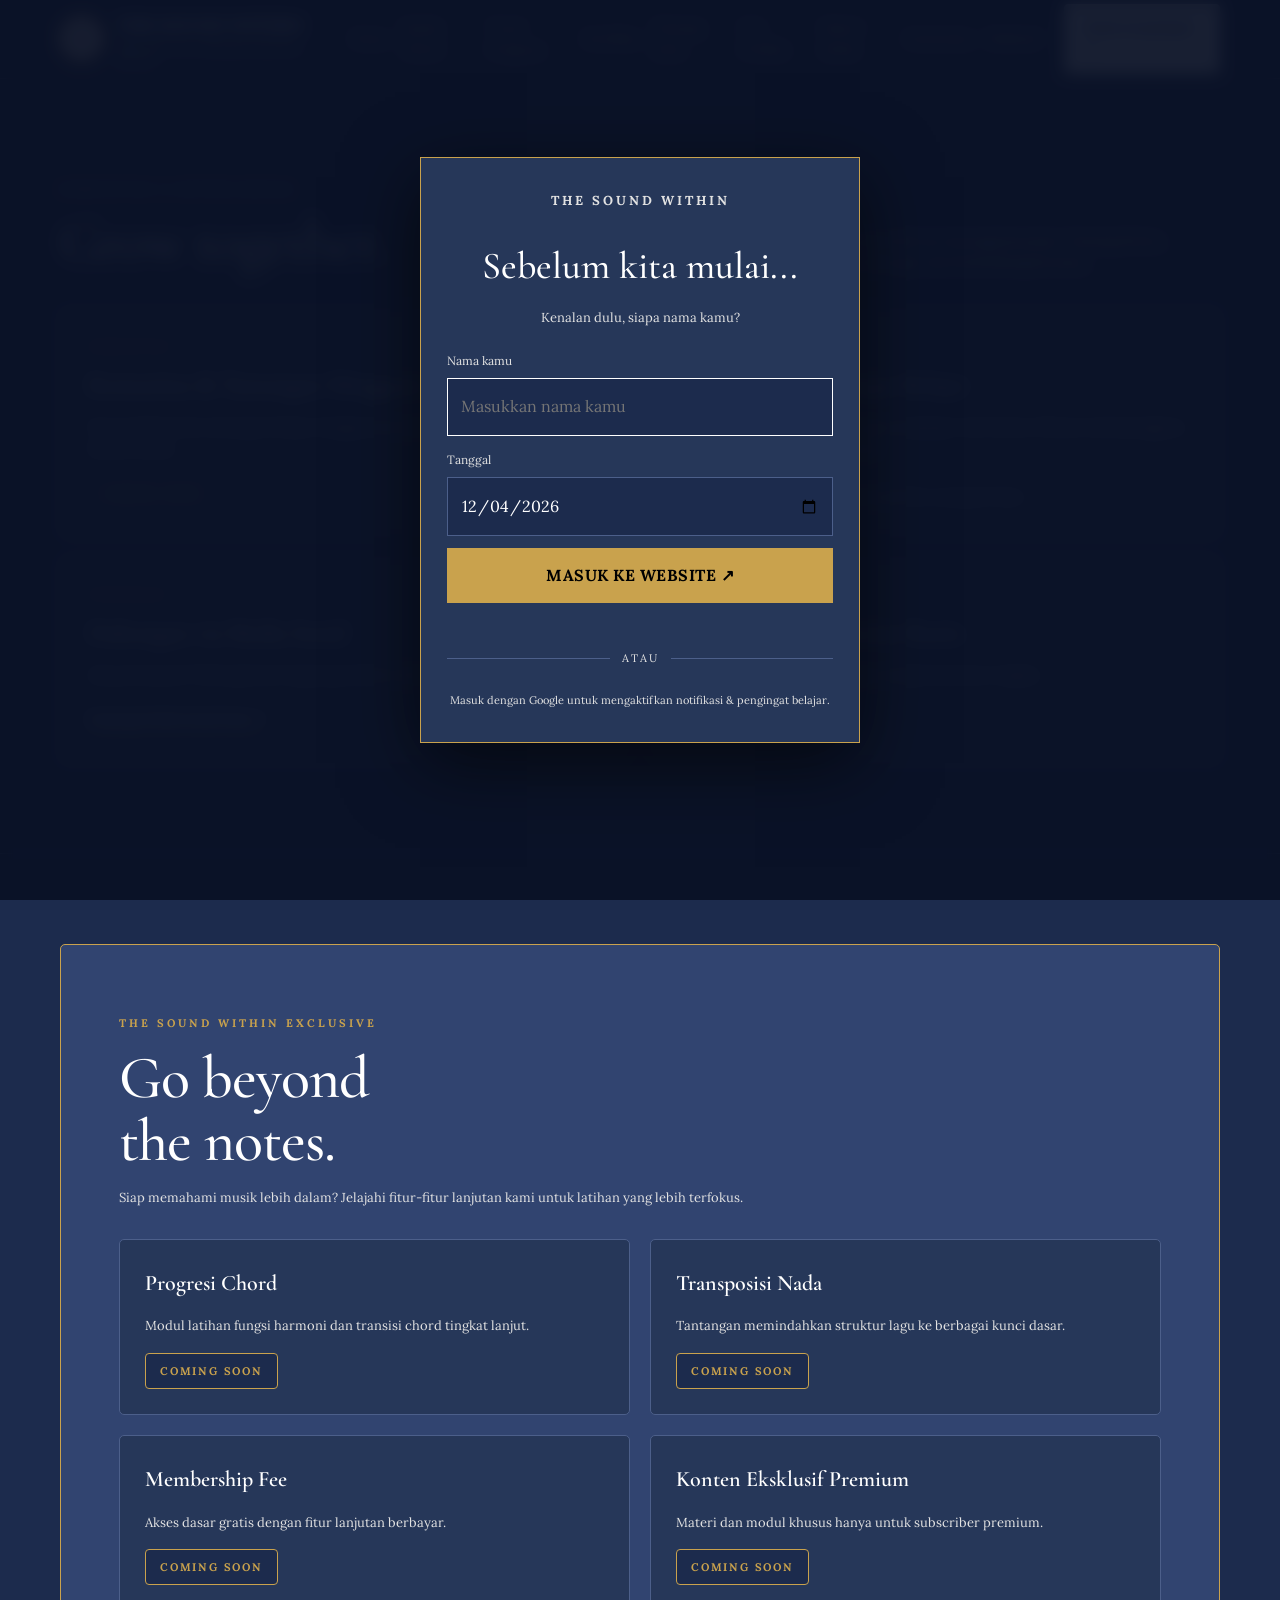
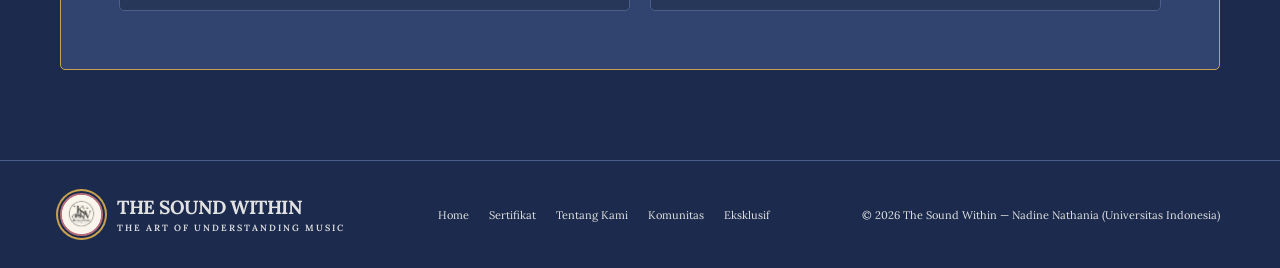
<file: komunitas.html>
<!DOCTYPE html>
<html lang="id">
<head>
    <meta charset="UTF-8">
    <meta name="viewport" content="width=device-width, initial-scale=1.0">
    <meta name="theme-color" content="#1C2B4D">
    <meta name="description" content="The Sound Within. Ruang untuk belajar teori musik, memahami harmoni, dan melatih pendengaran.">
    <title>Komunitas — THE SOUND WITHIN</title>
    <link href="https://fonts.googleapis.com/css2?family=Cormorant+Garamond:wght@400;500;600;700&family=Lora:ital,wght@0,400;0,500;0,600;0,700;1,400&display=swap" rel="stylesheet">
    <link rel="stylesheet" href="style.css">
    <!-- Google Analytics (GA4) -->
    <script async src="https://www.googletagmanager.com/gtag/js?id=G-59GLZ4RQGR"></script>
    <script>
        window.dataLayer = window.dataLayer || [];
        function gtag(){ dataLayer.push(arguments); }
        gtag('js', new Date());
        gtag('config', 'G-59GLZ4RQGR');
    </script>
</head>

<body>
    <div id="site-gate"></div>
    <div id="site-header"></div>

    <main>
        <!-- COMMUNITY & ENGAGEMENT SECTION -->
        <section class="section" id="community">
            <div class="container">
                <div class="section-heading">
                    <div><p class="eyebrow">KOMUNITAS & KETERLIBATAN</p><h2>Grow together.</h2></div>
                    <p class="section-description">Belajar musik lebih seru bareng komunitas. Tantang dirimu, dapatkan dukungan, dan berkembang bersama.</p>
                </div>
                <div class="community-grid">
                    <div class="community-card">
                        <div class="card-eyebrow">KOMUNITAS</div>
                        <h4>Komunitas & Tantangan Mingguan</h4>
                        <p>Forum diskusi dan tantangan belajar mingguan bersama sesama pengguna The Sound Within.</p>
                        <span class="coming-soon-badge">COMING SOON</span>
                    </div>
                    <div class="community-card">
                        <div class="card-eyebrow">PENGINGAT</div>
                        <h4>Notifikasi & Pengingat Belajar</h4>
                        <p>Jaga konsistensi belajarmu dengan pengingat rutin harian. Khusus untuk pengguna yang masuk dengan akun Google.</p>
                        <div id="reminderLoggedOut">
                            <div class="gsi-slot" id="gsiReminderBtn"></div>
                            <div class="gsi-note" id="gsiReminderNote">Masuk dengan akun Google untuk mengaktifkan pengingat belajar.</div>
                        </div>
                        <div id="reminderLoggedIn" hidden>
                            <div class="reminder-user">
                                <img id="reminderAvatar" class="reminder-avatar" alt="" referrerpolicy="no-referrer">
                                <div><strong id="reminderName"></strong><span id="reminderEmail"></span></div>
                            </div>
                            <label class="reminder-row" for="reminderTime">Ingatkan setiap hari pukul <input type="time" id="reminderTime" value="19:00"></label>
                            <div class="reminder-actions">
                                <button type="button" class="reminder-btn primary" id="reminderToggle">Aktifkan pengingat</button>
                                <button type="button" class="reminder-btn" id="reminderTest">Tes notifikasi</button>
                                <button type="button" class="reminder-btn" id="accountSignOut">Keluar</button>
                            </div>
                            <div class="reminder-status" id="reminderStatus" aria-live="polite"></div>
                        </div>
                    </div>
                    <div class="community-card">
                        <div class="card-eyebrow">DUKUNGAN</div>
                        <h4>Dukungan via Media Sosial</h4>
                        <p>Ada pertanyaan? Hubungi kami langsung melalui media sosial The Sound Within.</p>
                        <a class="action-link" href="https://www.instagram.com/elmozart._?psln=ZWdlemtpYXZ3aXFx" target="_blank" rel="noopener">Kunjungi Media Sosial Kami ↗</a>
                    </div>
                    <div class="community-card">
                        <div class="card-eyebrow">FEEDBACK</div>
                        <h4>Feedback via Kuesioner Rutin</h4>
                        <p>Bantu kami berkembang dengan mengisi kuesioner singkat.</p>
                        <a class="action-link" href="https://forms.gle/QcnPeRciBBgLEMUY6" target="_blank" rel="noopener">Isi Kuesioner Sekarang ↗</a>
                    </div>
                </div>
            </div>
        </section>

        <!-- FITUR EKSKLUSIF -->
        <section class="section" id="exclusive">
            <div class="container">
                <div class="exclusive-box">
                    <div>
                        <p class="eyebrow">THE SOUND WITHIN EXCLUSIVE</p>
                        <h2>Go beyond<br>the notes.</h2>
                        <p>Siap memahami musik lebih dalam? Jelajahi fitur-fitur lanjutan kami untuk latihan yang lebih terfokus.</p>
                    </div>
                    <div class="exclusive-grid-pages">
                        <div class="feature-page-card">
                            <h4>Progresi Chord</h4>
                            <p>Modul latihan fungsi harmoni dan transisi chord tingkat lanjut.</p>
                            <span class="coming-soon-badge">COMING SOON</span>
                        </div>
                        <div class="feature-page-card">
                            <h4>Transposisi Nada</h4>
                            <p>Tantangan memindahkan struktur lagu ke berbagai kunci dasar.</p>
                            <span class="coming-soon-badge">COMING SOON</span>
                        </div>
                        <div class="feature-page-card">
                            <h4>Membership Fee</h4>
                            <p>Akses dasar gratis dengan fitur lanjutan berbayar.</p>
                            <span class="coming-soon-badge">COMING SOON</span>
                        </div>
                        <div class="feature-page-card">
                            <h4>Konten Eksklusif Premium</h4>
                            <p>Materi dan modul khusus hanya untuk subscriber premium.</p>
                            <span class="coming-soon-badge">COMING SOON</span>
                        </div>
                    </div>
                </div>
            </div>
        </section>
    </main>

    <div id="site-footer"></div>

    <script src="app.js"></script>
</body>
</html>
</file>
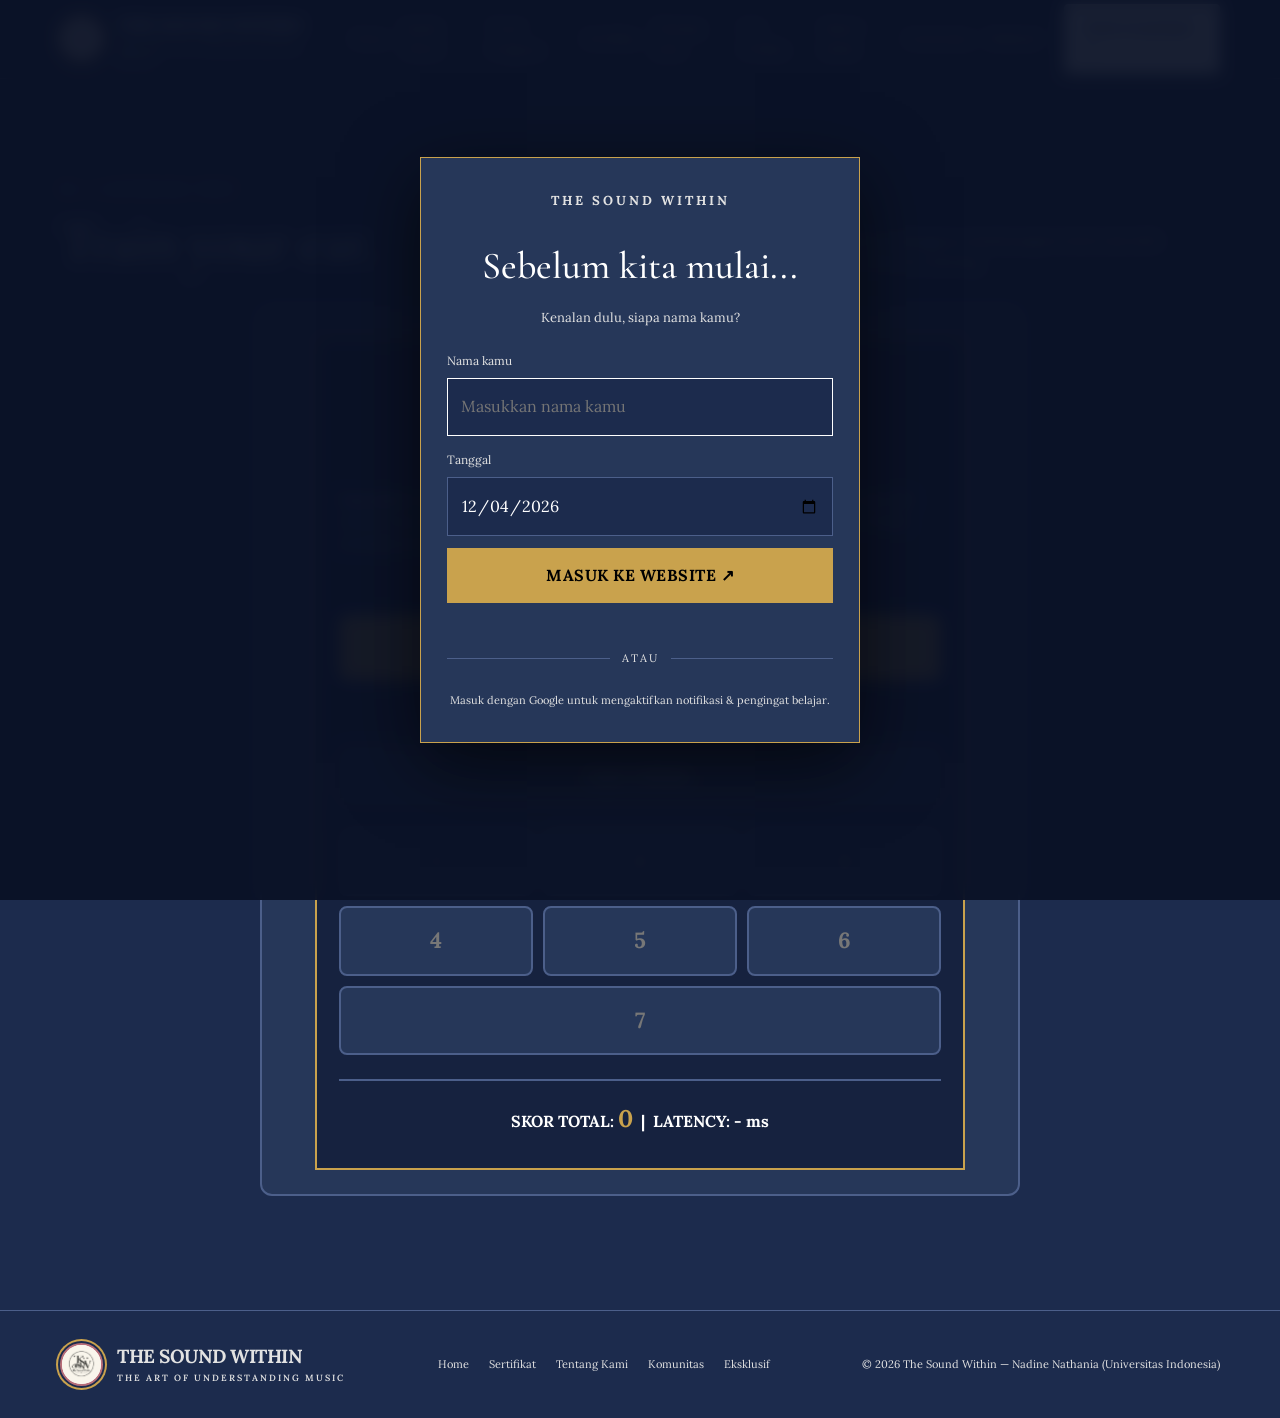
<file: listening.html>
<!DOCTYPE html>
<html lang="id">
<head>
    <meta charset="UTF-8">
    <meta name="viewport" content="width=device-width, initial-scale=1.0">
    <meta name="theme-color" content="#1C2B4D">
    <meta name="description" content="The Sound Within. Ruang untuk belajar teori musik, memahami harmoni, dan melatih pendengaran.">
    <title>Listening — THE SOUND WITHIN</title>
    <link href="https://fonts.googleapis.com/css2?family=Cormorant+Garamond:wght@400;500;600;700&family=Lora:ital,wght@0,400;0,500;0,600;0,700;1,400&display=swap" rel="stylesheet">
    <link rel="stylesheet" href="style.css">
    <!-- Google Analytics (GA4) -->
    <script async src="https://www.googletagmanager.com/gtag/js?id=G-59GLZ4RQGR"></script>
    <script>
        window.dataLayer = window.dataLayer || [];
        function gtag(){ dataLayer.push(arguments); }
        gtag('js', new Date());
        gtag('config', 'G-59GLZ4RQGR');
    </script>
</head>

<body>
    <div id="site-gate"></div>
    <div id="site-header"></div>

    <main>
        <!-- 02 LISTENING TEST -->
        <section class="section" id="listening-test">
            <div class="container">
                <div class="section-heading">
                    <div><p class="eyebrow">02 / LISTENING TEST</p><h2>Train your ear.</h2></div>
                    <p class="section-description">Uji kefasihan pendengaran, kenali progresi chord, dan latih telingamu lewat tes Listening.</p>
                </div>
                <div id="hft-listening" class="feature-page-card">
                    <style>
                        #hft-listening { background:#263759; color:#fff; border:2px solid #4C5F8A; border-radius:12px; padding:24px; max-width:760px; margin:24px auto; text-align:center; }
                        #hft-listening * { box-sizing:border-box; }
                        #hft-listening .hft-screen { background:#16223F; padding:28px 22px; border:2px solid var(--gold); max-width:650px; width:100%; margin:auto; }
                        #hft-listening h3 { color:var(--gold); font-family:var(--serif); font-size:28px; margin:0 0 6px; font-weight:700; text-transform:uppercase; letter-spacing:1px; }
                        #hft-listening .hft-subtitle { margin:0 0 12px; font-weight:700; font-size:14px; }
                        #hft-listening .hft-btn { background:var(--gold); border:2px solid var(--gold); color:#000; padding:14px 18px; font-size:18px; border-radius:8px; cursor:pointer; font-weight:900; font-family:var(--body); box-shadow:0 4px 0 #b68b42; }
                        #hft-listening .hft-btn:hover { background:var(--rosegold); border-color:var(--rosegold); color:#fff; }
                        #hft-listening .hft-btn:disabled { background:#263759; color:#777; border-color:#4C5F8A; box-shadow:none; cursor:not-allowed; }
                        #hft-listening .hft-start { width:100%; margin-top:14px; }
                        #hft-listening .hft-round-info { font-size:13px; color:var(--gray); font-weight:700; margin:12px 0; }
                        #hft-listening .hft-status { font-size:20px; margin:18px 0; font-weight:900; min-height:26px; color:var(--gold);}
                        #hft-listening .hft-feedback { font-size:15px; margin:14px 0; min-height:52px; background:#263759; padding:14px; border-radius:8px; border:2px dashed var(--rosegold); font-weight:700; }
                        #hft-listening .hft-numpad { display:grid; grid-template-columns:repeat(3,minmax(0,1fr)); gap:10px; margin-top:22px; }
                        #hft-listening .hft-numpad .hft-btn { font-size:22px; padding:14px; }
                        #hft-listening .hft-scoreboard { margin-top:24px; padding-top:18px; border-top:2px solid var(--line); font-weight:700; }
                        #hft-listening .hft-score { font-size:24px; font-weight:900; color:var(--gold);}
                        #hft-listening .hft-finish { width:100%; margin-top:14px; display:none; background:var(--bg); color:var(--gold); border-color:var(--gold);}
                        #hft-listening .hft-results { display:none; margin-top:22px; padding:18px; background:#263759; border:2px solid var(--gold); border-radius:10px; text-align:left; }
                        #hft-listening .hft-result-row { display:flex; justify-content:space-between; gap:12px; padding:9px 0; border-bottom:1px solid var(--line); }
                        #hft-listening .hft-result-row:last-of-type { border-bottom:0; }
                        #hft-listening .hft-result-value { font-weight:900; text-align:right; color:var(--gold); }
                        #hft-listening .hft-tutorial { font-size:13px; color:var(--gray); line-height:1.7; text-align:left; margin:12px 0; }
                        @media(max-width:480px) { #hft-listening { padding:12px; } #hft-listening .hft-screen { padding:22px 12px; } #hft-listening h3 { font-size:24px; } #hft-listening .hft-numpad { gap:7px; } #hft-listening .hft-numpad .hft-btn { padding:12px 6px; } }
                    </style>
                    <div class="hft-screen">
                        <h3>Harmonic Fluency Test</h3>
                        <p class="hft-subtitle">(HFT) · Section A: Real-Time Fluency</p>
                        <p style="font-size:13px;color:var(--gray);margin:8px 0">AUDIO TERKALIBRASI DI SCALE: <b>C MAJOR</b></p>
                        <p class="hft-tutorial"><b>Cara main:</b> Dengarkan chord yang dimainkan, lalu pilih angka 1–7 sesuai family chord. Bisa klik tombol atau tekan angka 1–7 di keyboard. Jawab cepat: jawaban benar yang lebih dari 1,5 detik mendapat pengurangan 40 poin.</p>
                        <p id="hft-roundInfo" class="hft-round-info">RONDE: 0 | PROGRESI UNIK TERMAINKAN: 0</p>
                        <button class="hft-btn hft-start" id="hft-startBtn" type="button">MULAI UJIAN (NYALAKAN SPEAKER)</button>
                        <div id="hft-status" class="hft-status">Sistem standby. Tekan mulai.</div>
                        <div id="hft-feedback" class="hft-feedback">Layar evaluasi.</div>
                        <div class="hft-numpad">
                            <button class="hft-btn hft-num-btn" data-answer="1" disabled>1</button><button class="hft-btn hft-num-btn" data-answer="2" disabled>2</button><button class="hft-btn hft-num-btn" data-answer="3" disabled>3</button>
                            <button class="hft-btn hft-num-btn" data-answer="4" disabled>4</button><button class="hft-btn hft-num-btn" data-answer="5" disabled>5</button><button class="hft-btn hft-num-btn" data-answer="6" disabled>6</button>
                            <button class="hft-btn hft-num-btn" data-answer="7" style="grid-column:span 3" disabled>7</button>
                        </div>
                        <div class="hft-scoreboard">SKOR TOTAL: <span id="hft-score" class="hft-score">0</span> &nbsp;|&nbsp; LATENCY: <span id="hft-latency">-</span> ms</div>
                        <button class="hft-btn hft-finish" id="hft-finishBtn" type="button">AKHIRI TES & SIMPAN HASIL</button>
                        <div class="hft-results" id="hft-resultPanel">
                            <h3 style="font-size:22px;text-align:center; color:var(--gold);">HASIL AKHIR HFT</h3>
                            <div class="hft-result-row"><span>Skor total</span><span class="hft-result-value" id="hft-finalScore">0</span></div>
                            <div class="hft-result-row"><span>Jumlah ronde selesai</span><span class="hft-result-value" id="hft-finalRounds">0</span></div>
                            <div class="hft-result-row"><span>Total chord dijawab</span><span class="hft-result-value" id="hft-finalQuestions">0</span></div>
                            <div class="hft-result-row"><span>Jawaban benar</span><span class="hft-result-value" id="hft-finalCorrect">0</span></div>
                            <div class="hft-result-row"><span>Akurasi jawaban</span><span class="hft-result-value" id="hft-finalAccuracy">0%</span></div>
                            <div class="hft-result-row"><span>Rata-rata latency</span><span class="hft-result-value" id="hft-finalLatency">-</span></div>
                            <div class="hft-result-row"><span>Band score</span><span class="hft-result-value" id="hft-bandScore">0 / 100</span></div>
                            <div class="hft-result-row"><span>Kategori</span><span class="hft-result-value" id="hft-bandLabel">-</span></div>
                            <p id="hft-saveStatus" style="font-size:12px;text-align:center;color:var(--gray)">Hasil tes tersimpan.</p>
                        </div>
                    </div>
                    <audio id="hft-audio_1" src="1.wav" preload="auto"></audio><audio id="hft-audio_2" src="2.wav" preload="auto"></audio><audio id="hft-audio_3" src="3.wav" preload="auto"></audio><audio id="hft-audio_4" src="4.wav" preload="auto"></audio><audio id="hft-audio_5" src="5.wav" preload="auto"></audio><audio id="hft-audio_6" src="6.wav" preload="auto"></audio><audio id="hft-audio_7" src="7.wav" preload="auto"></audio>
                </div>
            </div>
        </section>
    </main>

    <div id="site-footer"></div>

    <script src="app.js"></script>
    <script>
        (function () {
            const $ = id => document.getElementById(id);
            const TRANSITIONS = {
                1:{2:2,3:1,4:4,5:4,6:3,7:0.3}, 2:{1:0.5,3:0.5,4:1,5:5,6:1,7:1},
                3:{1:0.5,2:1,4:3,5:1,6:4,7:0.3}, 4:{1:3,2:2,3:0.5,5:4,6:1.5,7:1},
                5:{1:5,2:0.5,3:1,4:1.5,6:3,7:0.3}, 6:{1:1,2:3,3:1,4:4,5:3,7:0.3},
                7:{1:4,2:0.5,3:3,4:0.5,5:0.5,6:0.5}
            };
            const START_WEIGHTS = {1:4,2:2,3:2,4:3,5:2,6:3,7:0.3};
            const STORAGE_KEY = 'hft_seen_progressions';
            const RESULTS_KEY = 'hft_test_results';
            let seen = new Set();
            try { seen = new Set(JSON.parse(localStorage.getItem(STORAGE_KEY) || '[]')); } catch(e) {}
            let progression=[], step=0, score=0, round=0, startTime=0, playing=false, canAnswer=false, finished=false;
            let totalQuestions=0, correctAnswers=0, totalLatency=0, completedRounds=0;
            const $start=$('hft-startBtn'), $finish=$('hft-finishBtn');
            const buttons=Array.from(document.querySelectorAll('#hft-listening .hft-num-btn'));
            const weighted = weights => {
                const keys=Object.keys(weights); const adjusted=keys.map(k=>weights[k]+Math.random()*0.4);
                let total=adjusted.reduce((a,b)=>a+b,0), r=Math.random()*total;
                for(let i=0;i<keys.length;i++){r-=adjusted[i];if(r<=0)return Number(keys[i]);}
                return Number(keys[keys.length-1]);
            };
            const build = len => { const p=[weighted(START_WEIGHTS)]; while(p.length<len)p.push(weighted(TRANSITIONS[p[p.length-1]])); return p; };
            const makeProgression = () => {
                let len=Math.min(4+Math.floor((round-1)/5),8)+Math.floor(Math.random()*3);
                while(true){for(let i=0;i<300;i++){const p=build(len), key=p.join('-');if(!seen.has(key)){seen.add(key);try{localStorage.setItem(STORAGE_KEY,JSON.stringify([...seen]));}catch(e){}return p;}}len++;}
            };
            const updateInfo = () => $('hft-roundInfo').textContent='RONDE: '+round+' | PROGRESI UNIK TERMAINKAN: '+seen.size;
            const toggle = state => {canAnswer=state;buttons.forEach(b=>b.disabled=!state);};
            function playSound(n){for(let i=1;i<=7;i++){const a=$('hft-audio_'+i);if(a){a.pause();a.currentTime=0;}}const a=$('hft-audio_'+n);if(a){a.currentTime=0;a.play().catch(()=>{});}}
            function startRound(){if(finished)return;$start.style.display='none';$finish.style.display='none';$('hft-resultPanel').style.display='none';round++;progression=makeProgression();step=0;playing=true;updateInfo();$('hft-status').textContent='KEY AKTIF: C MAJOR';$('hft-feedback').textContent='Ronde '+round+': '+progression.length+' chord. Bersiap mendengarkan chord pertama...';toggle(true);setTimeout(nextChord,1200);}
            function nextChord(){if(finished)return;if(step>=progression.length){$('hft-status').textContent='RONDE SELESAI!';$('hft-feedback').textContent='Progresi selesai.';$start.style.display='block';$start.textContent='LANJUT PROGRESI BARU';$finish.style.display='block';toggle(false);playing=false;completedRounds++;return;}$('hft-status').textContent='MENEBAK CHORD KE-'+(step+1)+' DARI '+progression.length+'...';playSound(progression[step]);startTime=Date.now();}
            function answer(user){if(!playing||!canAnswer||finished)return;const latency=Date.now()-startTime, correct=progression[step];totalQuestions++;totalLatency+=latency;let feedback='';if(user===correct){correctAnswers++;let points=latency>1500?60:100;score+=points;feedback='<span style="color:#16803c;font-weight:900">TEPAT! +'+points+'</span>';}else{feedback='<span style="color:#d11a2a;font-weight:900">SALAH! HARUSNYA CHORD '+correct+'.</span>';}$('hft-feedback').innerHTML=feedback;$('hft-score').textContent=score;$('hft-latency').textContent=latency;step++;toggle(false);setTimeout(()=>{if(finished)return;toggle(true);nextChord();},1500);}
            function bandScore(){const b=totalQuestions?Math.round(score/totalQuestions):0;return {score:b,label:b>=90?'Excellent':b>=75?'Good':b>=60?'Developing':'Beginner'};}
            function finishTest(){if(finished||playing||!totalQuestions)return;finished=true;toggle(false);for(let i=1;i<=7;i++){const a=$('hft-audio_'+i);if(a){a.pause();a.currentTime=0;}}const accuracy=Math.round(correctAnswers/totalQuestions*100), avg=Math.round(totalLatency/totalQuestions), band=bandScore();const result={score:score,bandScore:band.score,bandLabel:band.label,rounds:completedRounds,total:totalQuestions,correct:correctAnswers,accuracy:accuracy,latency:avg};try{localStorage.setItem('tsw_score_listening',JSON.stringify(result));}catch(e){}if(typeof window.trackSoundProgress==='function')window.trackSoundProgress('listening');$('hft-finalScore').textContent=score;$('hft-finalRounds').textContent=completedRounds;$('hft-finalQuestions').textContent=totalQuestions;$('hft-finalCorrect').textContent=correctAnswers;$('hft-finalAccuracy').textContent=accuracy+'%';$('hft-finalLatency').textContent=avg+' ms';$('hft-bandScore').textContent=band.score+' / 100';$('hft-bandLabel').textContent=band.label;$('hft-status').textContent='TES SELESAI!';$start.style.display='none';$finish.style.display='none';$('hft-resultPanel').style.display='block';}
            $start.addEventListener('click',startRound);$finish.addEventListener('click',finishTest);buttons.forEach(b=>b.addEventListener('click',()=>answer(Number(b.dataset.answer))));document.addEventListener('keydown',e=>{if(playing&&canAnswer&&/^[1-7]$/.test(e.key)&&!e.target.matches('input,textarea,select'))answer(Number(e.key));});updateInfo();
        })();

        
    </script>
</body>
</html>
</file>
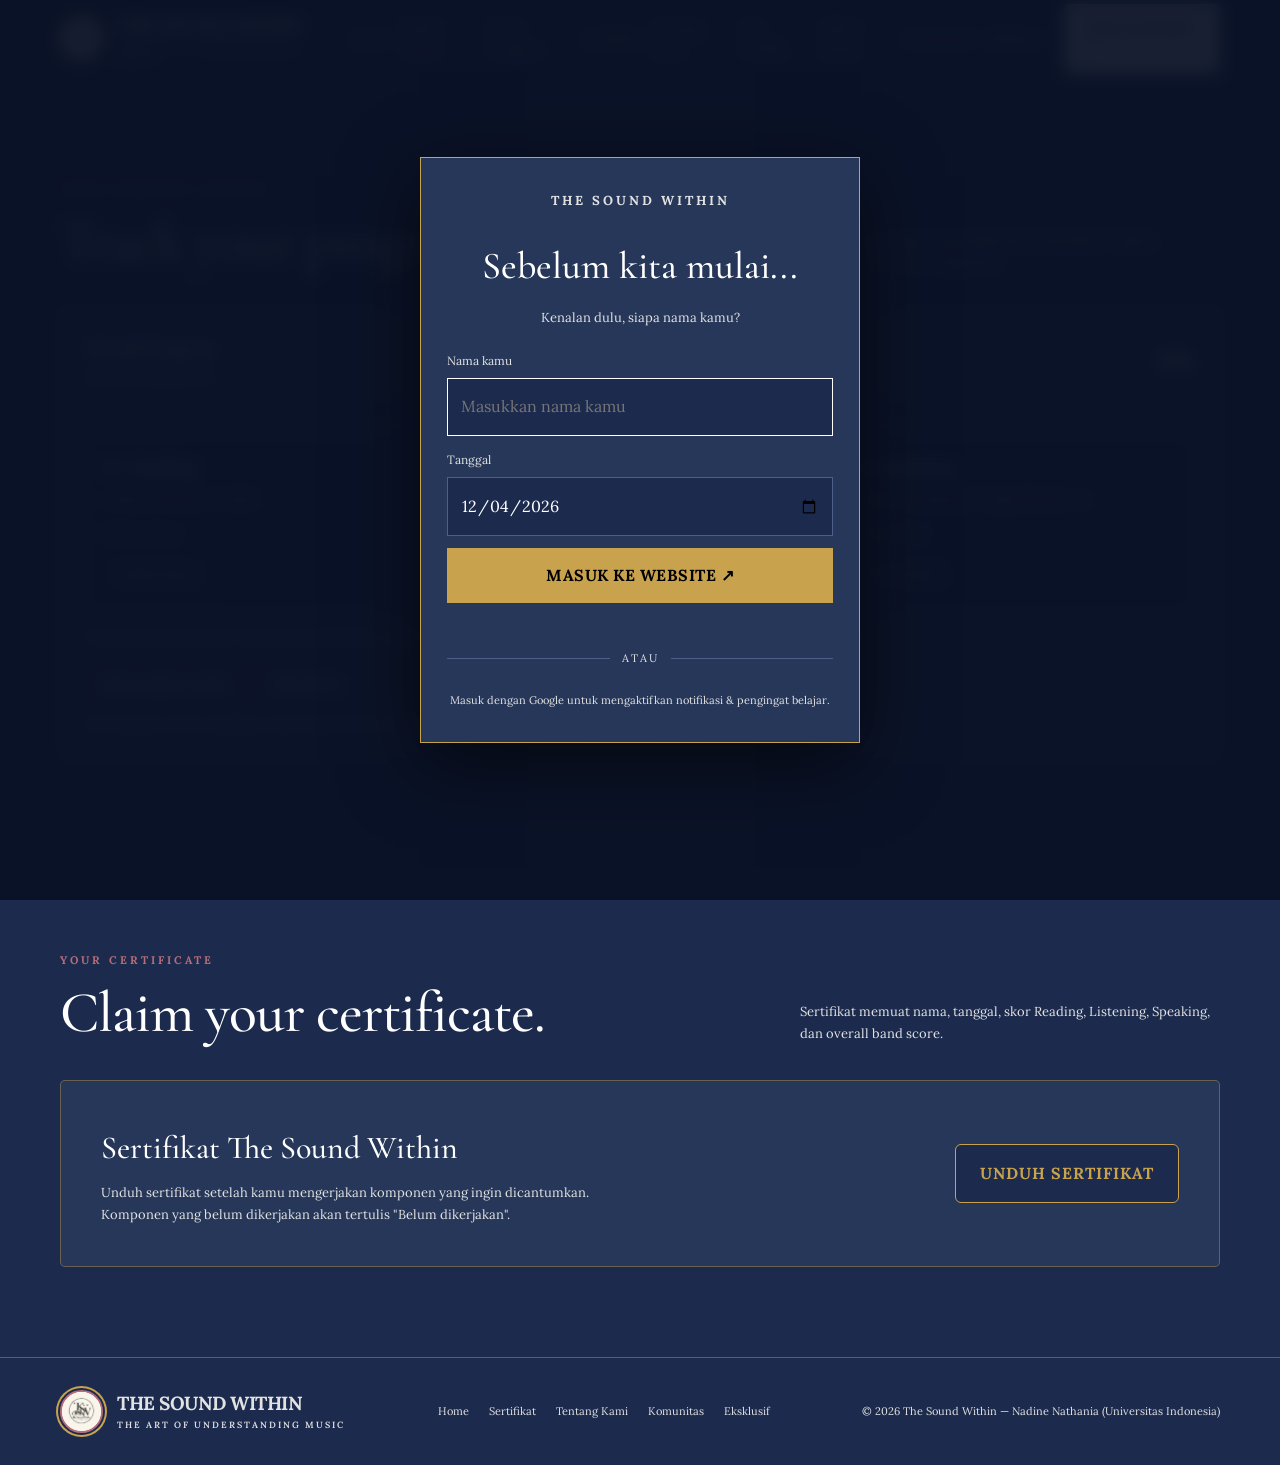
<file: progress.html>
<!DOCTYPE html>
<html lang="id">
<head>
    <meta charset="UTF-8">
    <meta name="viewport" content="width=device-width, initial-scale=1.0">
    <meta name="theme-color" content="#1C2B4D">
    <meta name="description" content="The Sound Within. Ruang untuk belajar teori musik, memahami harmoni, dan melatih pendengaran.">
    <title>Track Progress — THE SOUND WITHIN</title>
    <link href="https://fonts.googleapis.com/css2?family=Cormorant+Garamond:wght@400;500;600;700&family=Lora:ital,wght@0,400;0,500;0,600;0,700;1,400&display=swap" rel="stylesheet">
    <link rel="stylesheet" href="style.css">
    <!-- Google Analytics (GA4) -->
    <script async src="https://www.googletagmanager.com/gtag/js?id=G-59GLZ4RQGR"></script>
    <script>
        window.dataLayer = window.dataLayer || [];
        function gtag(){ dataLayer.push(arguments); }
        gtag('js', new Date());
        gtag('config', 'G-59GLZ4RQGR');
    </script>
</head>

<body>
    <div id="site-gate"></div>
    <div id="site-header"></div>

    <main>
        <!-- TRACK PROGRESS -->
        <section class="section" id="track-progress">
            <div class="container">
                <div class="section-heading">
                    <div><p class="eyebrow">YOUR LEARNING JOURNEY</p><h2>Track your progress.</h2></div>
                    <p class="section-description">Pantau ruang belajar yang sudah kamu selesaikan. Progres tersimpan di browser yang sama.</p>
                </div>
                <div class="progress-tracker">
                    <div class="progress-overview">
                        <div><strong>Overall Progress</strong><div class="muted" style="color:var(--gray);font-size:13px;margin-top:4px" id="progress-count">0 dari 3 ruang selesai</div></div>
                        <strong id="progress-percent" style="font-size:24px; color:var(--white);">0%</strong>
                    </div>
                    <div class="progress-track" role="progressbar" aria-label="Overall learning progress" aria-valuemin="0" aria-valuemax="100" aria-valuenow="0" id="progress-bar"><div class="progress-track-fill" id="progress-fill"></div></div>
                    <div class="progress-items">
                        <article class="progress-item" id="progress-reading">
                            <h3>01 · Reading</h3><p>Latihan membaca not balok.</p>
                            <div class="progress-state" id="progress-reading-state">Belum selesai</div>
                            <button class="progress-mark" type="button" data-progress="reading">Tandai selesai</button>
                        </article>
                        <article class="progress-item" id="progress-listening">
                            <h3>02 · Listening</h3><p>Latihan mengenali progresi chord.</p>
                            <div class="progress-state" id="progress-listening-state">Belum selesai</div>
                            <button class="progress-mark" type="button" data-progress="listening">Tandai selesai</button>
                        </article>
                        <article class="progress-item" id="progress-speaking">
                            <h3>03 · Speaking</h3><p>Latihan humming dan mengenali nada root.</p>
                            <div class="progress-state" id="progress-speaking-state">Belum selesai</div>
                            <button class="progress-mark" type="button" data-progress="speaking">Tandai selesai</button>
                        </article>
                    </div>
                    <p style="color:var(--gray);font-size:11px;margin:16px 0 0">Reading dan Speaking akan tercatat otomatis setelah tes selesai. Listening bisa ditandai selesai secara manual setelah kamu menyelesaikan latihannya.</p>
                    <div class="progress-actions">
                        <button class="progress-reset" type="button" id="resetProgressBtn">Reset progress tracker</button>
                        <button class="progress-reset" type="button" id="resetLatihanBtn">Reset latihan</button>
                        <span class="progress-msg" id="resetMsg" aria-live="polite"></span>
                    </div>
                    <p class="progress-hint">Reset progress tracker menghapus tanda selesai. Reset latihan menghapus skor Reading, Listening, dan Speaking yang tersimpan (dipakai sertifikat).</p>
                </div>
            </div>
        </section>

        <!-- KOTAK SERTIFIKAT -->
        <section class="section" id="certificate">
            <div class="container">
                <div class="section-heading">
                    <div><p class="eyebrow">YOUR CERTIFICATE</p><h2>Claim your certificate.</h2></div>
                    <p class="section-description">Sertifikat memuat nama, tanggal, skor Reading, Listening, Speaking, dan overall band score.</p>
                </div>
                <div class="certificate-box">
                    <div>
                        <h3>Sertifikat The Sound Within</h3>
                        <p>Unduh sertifikat setelah kamu mengerjakan komponen yang ingin dicantumkan. Komponen yang belum dikerjakan akan tertulis "Belum dikerjakan".</p>
                    </div>
                    <button class="cert-download-btn" id="hft-certificateBtnAlways" type="button">UNDUH SERTIFIKAT</button>
                </div>
            </div>
        </section>
    </main>

    <div id="site-footer"></div>

    <script src="app.js"></script>
</body>
</html>
</file>
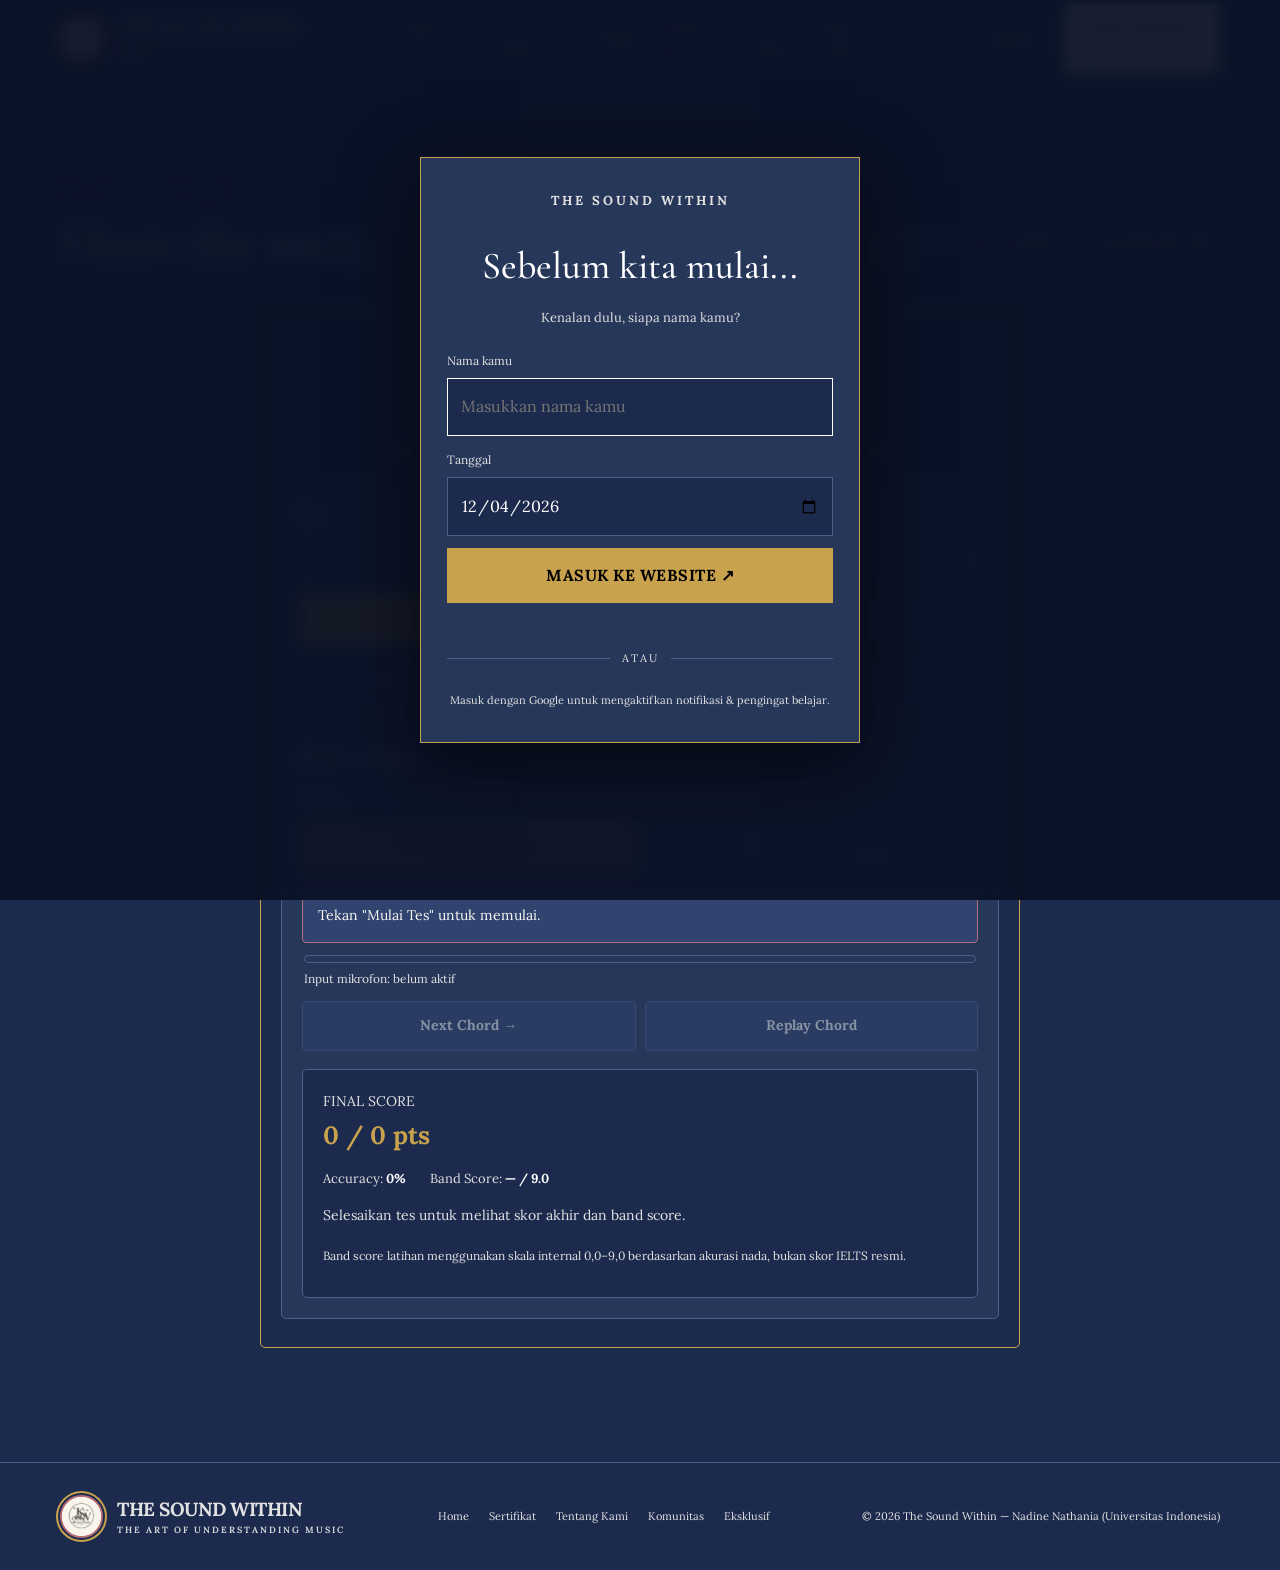
<file: speaking.html>
<!DOCTYPE html>
<html lang="id">
<head>
    <meta charset="UTF-8">
    <meta name="viewport" content="width=device-width, initial-scale=1.0">
    <meta name="theme-color" content="#1C2B4D">
    <meta name="description" content="The Sound Within. Ruang untuk belajar teori musik, memahami harmoni, dan melatih pendengaran.">
    <title>Speaking — THE SOUND WITHIN</title>
    <link href="https://fonts.googleapis.com/css2?family=Cormorant+Garamond:wght@400;500;600;700&family=Lora:ital,wght@0,400;0,500;0,600;0,700;1,400&display=swap" rel="stylesheet">
    <link rel="stylesheet" href="style.css">
    <!-- Google Analytics (GA4) -->
    <script async src="https://www.googletagmanager.com/gtag/js?id=G-59GLZ4RQGR"></script>
    <script>
        window.dataLayer = window.dataLayer || [];
        function gtag(){ dataLayer.push(arguments); }
        gtag('js', new Date());
        gtag('config', 'G-59GLZ4RQGR');
    </script>
</head>

<body>
    <div id="site-gate"></div>
    <div id="site-header"></div>

    <main>
        <!-- 03 SPEAKING TEST -->
        <section class="section" id="speaking-test">
            <div class="container">
                <div class="section-heading">
                    <div><p class="eyebrow">03 / SPEAKING TEST</p><h2>Hum the root.</h2></div>
                    <p class="section-description">Dengarkan progresi chord, lalu nyanyikan atau humming nada dasar dari setiap chord.</p>
                </div>

                <section id="swt-pitch-test">
                    <style>
                        #swt-pitch-test {
                            font-family: var(--body);
                            background: var(--bg);
                            color: #f8f8f5;
                            padding: 28px 20px;
                            border: 1px solid var(--gold);
                            border-radius: 5px;
                            max-width: 760px;
                            margin: 24px auto;
                        }
                        #swt-pitch-test * { box-sizing: border-box; }
                        #swt-pitch-test h2 { font-family: var(--serif); font-weight: 700; font-size: 32px; margin: 12px 0; color: var(--gold); }
                        #swt-pitch-test p { line-height: 1.65; }
                        #swt-pitch-test .muted { color: var(--gray); font-size: 14px; }
                        #swt-pitch-test .panel { background: var(--surface); border: 1px solid var(--line); border-radius: 5px; padding: 20px; margin-top: 18px; }
                        #swt-pitch-test button, #swt-pitch-test select { font: inherit; font-size: 14px; border: 1px solid var(--line); border-radius: 4px; padding: 12px 15px; }
                        #swt-pitch-test button { cursor: pointer; font-weight: bold; }
                        #swt-pitch-test button:disabled { opacity: .45; cursor: not-allowed; }
                        #swt-pitch-test .primary { background: var(--gold); color: #000; border-color: var(--gold); }
                        #swt-pitch-test .primary:hover:not(:disabled) { background: var(--rosegold); color: #fff; }
                        #swt-pitch-test .secondary { background: var(--surface-light); color: var(--white); border-color: var(--line); }
                        #swt-pitch-test .secondary:hover:not(:disabled) { background: var(--line); }
                        #swt-pitch-test .row { display: flex; gap: 9px; flex-wrap: wrap; margin-top: 12px; }
                        #swt-pitch-test .row button { flex: 1 1 150px; }
                        #swt-pitch-test .status { background: var(--surface-light); border: 1px solid var(--rosegold); border-radius: 4px; padding: 15px; margin-top: 16px; line-height: 1.65; min-height: 55px; font-size: 14px; }
                        #swt-pitch-test .sequence { display: grid; grid-template-columns: repeat(4, minmax(0, 1fr)); gap: 8px; margin-top: 18px; }
                        #swt-pitch-test .step { background: var(--surface); border: 1px solid var(--line); border-radius: 4px; padding: 13px 5px; text-align: center; }
                        #swt-pitch-test .step.active { border: 2px solid var(--gold); background: var(--surface-light); }
                        #swt-pitch-test .step.done { background: var(--bg); border-color: var(--line); }
                        #swt-pitch-test .step .number { font-size: 19px; font-weight: bold; }
                        #swt-pitch-test .step .small { font-size: 11px; color: var(--gray); margin-top: 5px; }
                        #swt-pitch-test .score { font-size: 25px; font-weight: bold; color: var(--gold); }
                        #swt-pitch-test .score-details { display: flex; flex-wrap: wrap; gap: 10px 24px; margin-top: 12px; color: var(--gray); font-size: 13px; }
                        #swt-pitch-test .score-details strong { color: var(--white); }
                        #swt-pitch-test .mic-level { margin-top: 12px; padding: 0 2px; }
                        #swt-pitch-test .mic-level-track { width: 100%; height: 8px; overflow: hidden; border: 1px solid var(--line); background: var(--surface); border-radius: 20px; }
                        #swt-pitch-test #swt-volume-meter { width: 0%; height: 100%; background: var(--gold); transition: width .08s linear; }
                        #swt-pitch-test .mic-level .muted { margin-top: 6px; font-size: 12px; }
                        #swt-pitch-test .note { font-size: 12px; color: var(--gray); margin-top: 18px; }
                        #swt-pitch-test select { background: var(--surface) !important; color: var(--white); border-color: var(--line); }
                        @media(max-width: 450px) {
                            #swt-pitch-test { padding: 22px 13px; }
                            #swt-pitch-test h2 { font-size: 26px; }
                            #swt-pitch-test .sequence { gap: 5px; }
                            #swt-pitch-test .step { padding: 10px 2px; }
                        }
                    </style>

                    <div style="text-align:center">
                        <div style="font-size:12px;letter-spacing:2px;color:var(--rosegold);font-weight:bold">THE SOUND WITHIN</div>
                        <h2>Harmonic Pitch Test</h2>
                        <p class="muted">Listen to the progression. Hum each chord's root note. Let your ears guide you.</p>
                    </div>

                    <div class="panel">
                        <label for="swt-key"><strong>Key</strong></label>
                        <select id="swt-key" style="width:100%;margin-top:8px;background:var(--surface)">
                            <option value="C">C Major</option>
                            <option value="D">D Major</option>
                            <option value="E">E Major</option>
                            <option value="F">F Major</option>
                            <option value="G">G Major</option>
                            <option value="A">A Major</option>
                            <option value="Bb">B♭ Major</option>
                        </select>

                        <div class="row">
                            <button class="primary" id="swt-start">Mulai Tes</button>
                            <button class="secondary" id="swt-finish" disabled>Selesaikan Tes</button>
                        </div>
                        <div class="row">
                            <button class="secondary" id="swt-new" disabled>Generate New Progression</button>
                            <button class="secondary" id="swt-tonic" disabled>Play Tonic Reference</button>
                        </div>

                        <div class="sequence" id="swt-sequence"></div>

                        <div style="margin-top:20px">
                            <strong id="swt-current-title">Ready to begin</strong>
                            <p class="muted" id="swt-instruction">Generate a progression, then play the first chord.</p>
                        </div>

                        <div class="row">
                            <button class="primary" id="swt-play" disabled>▶ Play Current Chord</button>
                            <button class="secondary" id="swt-mic" disabled>🎤 Hum This Chord</button>
                        </div>

                        <div class="status" id="swt-status" aria-live="polite">Tekan "Mulai Tes" untuk memulai.</div>
                        <div class="mic-level" aria-label="Level input mikrofon">
                            <div class="mic-level-track"><div id="swt-volume-meter"></div></div>
                            <div class="muted" id="swt-volume-text">Input mikrofon: belum aktif</div>
                        </div>

                        <div class="row">
                            <button class="secondary" id="swt-next" disabled>Next Chord →</button>
                            <button class="secondary" id="swt-replay" disabled>Replay Chord</button>
                        </div>

                        <div class="panel" style="background:var(--bg)">
                            <div class="muted">FINAL SCORE</div>
                            <div class="score" id="swt-score">0 / 0 pts</div>
                            <div class="score-details">
                                <div>Accuracy: <strong id="swt-accuracy">0%</strong></div>
                                <div>Band Score: <strong id="swt-band">— / 9.0</strong></div>
                            </div>
                            <p class="muted" id="swt-summary">Selesaikan tes untuk melihat skor akhir dan band score.</p>
                            <p class="note">Band score latihan menggunakan skala internal 0,0–9,0 berdasarkan akurasi nada, bukan skor IELTS resmi.</p>
                        </div>
                    </div>

                    <script>
                        (function () {
                            const root = document.getElementById("swt-pitch-test");
                            if (!root || root.dataset.ready) return;
                            root.dataset.ready = "true";

                            const $ = id => root.querySelector("#" + id);

                            const keys = { C: 60, D: 62, E: 64, F: 65, G: 67, A: 69, Bb: 70 };
                            const degrees = [
                                { roman: "I", offset: 0, triad: [0, 4, 7] },
                                { roman: "ii", offset: 2, triad: [0, 3, 7] },
                                { roman: "iii", offset: 4, triad: [0, 3, 7] },
                                { roman: "IV", offset: 5, triad: [0, 4, 7] },
                                { roman: "V", offset: 7, triad: [0, 4, 7] },
                                { roman: "vi", offset: 9, triad: [0, 3, 7] }
                            ];

                            const noteNames = ["C", "C♯", "D", "E♭", "E", "F", "F♯", "G", "A♭", "A", "B♭", "B"];
                            let audio = null;
                            let micStream = null;
                            let progression = [];
                            let index = 0;
                            let results = [];
                            let previousProgression = "";
                            let busy = false;
                            let testStarted = false;
                            let testFinished = false;

                            function status(message) { $("swt-status").textContent = message; }

                            function getAudio() {
                                if (!audio) {
                                    const AudioContextClass = window.AudioContext || window.webkitAudioContext;
                                    if (!AudioContextClass) throw new Error("Browser kamu belum mendukung Web Audio.");
                                    audio = new AudioContextClass();
                                }
                                if (audio.state === "suspended") return audio.resume().then(() => audio);
                                return Promise.resolve(audio);
                            }

                            function frequency(midi) { return 440 * Math.pow(2, (midi - 69) / 12); }
                            function midiName(midi) { return noteNames[((Math.round(midi) % 12) + 12) % 12]; }
                            function chordRoot(degree) { return keys[$("swt-key").value] + degree.offset; }

                            function playMidiNotes(notes, duration = 1.1) {
                                return getAudio().then(ctx => {
                                    const start = ctx.currentTime + 0.05;
                                    notes.forEach(midi => {
                                        const osc = ctx.createOscillator();
                                        const gain = ctx.createGain();
                                        osc.type = "triangle";
                                        osc.frequency.value = frequency(midi);
                                        gain.gain.setValueAtTime(0.0001, start);
                                        gain.gain.exponentialRampToValueAtTime(0.12, start + 0.04);
                                        gain.gain.setValueAtTime(0.12, start + duration * 0.65);
                                        gain.gain.exponentialRampToValueAtTime(0.0001, start + duration);
                                        osc.connect(gain);
                                        gain.connect(ctx.destination);
                                        osc.start(start);
                                        osc.stop(start + duration + 0.03);
                                    });
                                });
                            }

                            function playCurrentChord() {
                                if (!testStarted || testFinished) {
                                    status("Tekan Mulai Tes terlebih dahulu.");
                                    return Promise.resolve();
                                }
                                if (!progression.length) {
                                    status("Generate progresi terlebih dahulu.");
                                    return Promise.resolve();
                                }
                                const degree = progression[index];
                                const base = chordRoot(degree);
                                return playMidiNotes(degree.triad.map(interval => base + interval), 1.25);
                            }

                            function generateProgression() {
                                let next, signature, attempts = 0;
                                do {
                                    const length = 4 + Math.floor(Math.random() * 3);
                                    next = [];
                                    while (next.length < length) {
                                        const candidate = degrees[Math.floor(Math.random() * degrees.length)];
                                        if (next.length === 0 || next[next.length - 1].roman !== candidate.roman) next.push(candidate);
                                    }
                                    signature = next.map(d => d.roman).join("-");
                                    attempts++;
                                } while (signature === previousProgression && attempts < 20);

                                previousProgression = signature;
                                progression = next;
                                index = 0;
                                results = [];
                                busy = false;
                                renderSequence();
                                updateScore();
                                updateCurrent();
                                $("swt-summary").textContent = "Progresi baru disiapkan. Dengarkan setiap chord lalu humming nada dasarnya.";
                                status("Progresi siap. Tekan Play Current Chord.");
                            }

                            function renderSequence() {
                                const container = $("swt-sequence");
                                container.innerHTML = "";
                                progression.forEach((degree, i) => {
                                    const card = document.createElement("div");
                                    card.className = "step";
                                    card.id = "swt-step-" + i;
                                    const number = document.createElement("div");
                                    number.className = "number";
                                    number.textContent = "Chord " + (i + 1);
                                    const small = document.createElement("div");
                                    small.className = "small";
                                    small.textContent = results[i] ? (results[i].correct ? "Pitch matched" : "Try again") : "Not answered";
                                    card.appendChild(number);
                                    card.appendChild(small);
                                    container.appendChild(card);
                                });
                            }

                            function updateCurrent() {
                                if (!progression.length) return;
                                $("swt-current-title").textContent = "Chord " + (index + 1) + " dari " + progression.length;
                                $("swt-instruction").textContent = "Dengarkan chord, lalu humming nada dasar (root note)-nya.";
                                progression.forEach((_, i) => {
                                    const card = $("swt-step-" + i);
                                    if (!card) return;
                                    card.classList.toggle("active", i === index);
                                    card.classList.toggle("done", Boolean(results[i]));
                                    const small = card.querySelector(".small");
                                    if (results[i]) small.textContent = results[i].correct ? "✓ Matched" : "✗ Not matched";
                                    else small.textContent = i === index ? "Current chord" : "Not answered";
                                });
                                $("swt-next").disabled = !results[index];
                                $("swt-replay").disabled = false;
                            }

                            function updateScore() {
                                const correct = results.filter(r => r && r.correct).length;
                                const completed = results.filter(Boolean).length;
                                const total = progression.length;
                                const points = correct * 100;
                                const maxPoints = total * 100;
                                const accuracy = total ? (correct / total) * 100 : 0;
                                const band = (accuracy / 100 * 9).toFixed(1);

                                $("swt-score").textContent = points + " / " + maxPoints + " pts";
                                $("swt-accuracy").textContent = Math.round(accuracy) + "%";
                                $("swt-band").textContent = testFinished
                                    ? band + " / 9.0"
                                    : (total ? band + " / 9.0 (sementara)" : "— / 9.0");

                                if (testFinished) {
                                    $("swt-summary").textContent = "Tes selesai: " + correct + " dari " + total + " nada benar.";
                                } else {
                                    $("swt-summary").textContent = completed + " dari " + total + " soal dijawab.";
                                }
                            }

                            function detectPitch(buffer, sampleRate) {
                                const size = buffer.length;
                                let mean = 0;
                                for (let i = 0; i < size; i++) mean += buffer[i];
                                mean /= size;

                                const centered = new Float32Array(size);
                                let rms = 0;
                                for (let i = 0; i < size; i++) {
                                    centered[i] = buffer[i] - mean;
                                    rms += centered[i] * centered[i];
                                }
                                rms = Math.sqrt(rms / size);
                                if (rms < 0.0002) return null;

                                let bestOffset = -1, bestCorrelation = 0;
                                const minPeriod = Math.max(2, Math.floor(sampleRate / 1000));
                                const maxPeriod = Math.min(Math.floor(sampleRate / 70), size - 1);

                                for (let offset = minPeriod; offset <= maxPeriod; offset++) {
                                    let cross = 0, energyA = 0, energyB = 0;
                                    const count = size - offset;
                                    for (let i = 0; i < count; i += 2) {
                                        const a = centered[i], b = centered[i + offset];
                                        cross += a * b; energyA += a * a; energyB += b * b;
                                    }
                                    const denominator = Math.sqrt(energyA * energyB) + 1e-12;
                                    const correlation = cross / denominator;
                                    if (correlation > bestCorrelation) {
                                        bestCorrelation = correlation;
                                        bestOffset = offset;
                                    }
                                }

                                if (bestOffset < 0 || bestCorrelation < 0.25) return null;
                                const pitch = sampleRate / bestOffset;
                                if (pitch < 70 || pitch > 1000) return null;

                                return { frequency: pitch, midi: 69 + 12 * Math.log2(pitch / 440), confidence: bestCorrelation, volume: rms };
                            }

                            function requestMicrophone() {
                                if (!navigator.mediaDevices || !navigator.mediaDevices.getUserMedia) {
                                    return Promise.reject(new Error("Akses mikrofon membutuhkan koneksi HTTPS atau localhost."));
                                }
                                if (micStream) return Promise.resolve(micStream);
                                return navigator.mediaDevices.getUserMedia({
                                    audio: { channelCount: { ideal: 1 }, echoCancellation: false, noiseSuppression: false, autoGainControl: true }
                                }).then(stream => { micStream = stream; return stream; });
                            }

                            function analyzeHumming() {
                                if (!testStarted || testFinished || !progression.length || busy || (results[index] && results[index].correct)) return;
                                busy = true;
                                $("swt-mic").disabled = true;
                                status("Meminta izin mikrofon...");

                                Promise.all([requestMicrophone(), getAudio()]).then(([stream, ctx]) => {
                                    const source = ctx.createMediaStreamSource(stream);
                                    const analyser = ctx.createAnalyser();
                                    analyser.fftSize = 4096;
                                    analyser.smoothingTimeConstant = 0;
                                    source.connect(analyser);

                                    const buffer = new Float32Array(analyser.fftSize);
                                    const readings = [];
                                    let frames = 0, maxFrames = 150;

                                    status("Humming nada dasar secara stabil selama sekitar 2 detik...");

                                    function capture() {
                                        if (!busy) { source.disconnect(); return; }
                                        analyser.getFloatTimeDomainData(buffer);
                                        let inputEnergy = 0;
                                        for (let i = 0; i < buffer.length; i++) inputEnergy += buffer[i] * buffer[i];
                                        const inputRms = Math.sqrt(inputEnergy / buffer.length);
                                        const meterPercent = Math.min(100, Math.round(Math.sqrt(inputRms / 0.05) * 100));
                                        $("swt-volume-meter").style.width = meterPercent + "%";
                                        const dbfs = 20 * Math.log10(Math.max(inputRms, 0.000001));
                                        $("swt-volume-text").textContent = "Input mikrofon: " + dbfs.toFixed(0) + " dBFS";

                                        const pitch = detectPitch(buffer, ctx.sampleRate);
                                        if (pitch) readings.push(pitch);
                                        frames++;

                                        if (frames < maxFrames) { requestAnimationFrame(capture); return; }

                                        busy = false;
                                        source.disconnect();
                                        $("swt-mic").disabled = false;

                                        if (readings.length < 8) {
                                            status("Sinyal mikrofon belum cukup stabil. Dekatkan mulut ke mikrofon lalu humming satu nada stabil.");
                                            return;
                                        }

                                        readings.sort((a, b) => a.midi - b.midi);
                                        const middle = readings[Math.floor(readings.length / 2)];
                                        const detectedMidi = Math.round(middle.midi);
                                        const expectedMidi = chordRoot(progression[index]);
                                        const detectedClass = ((detectedMidi % 12) + 12) % 12;
                                        const expectedClass = ((expectedMidi % 12) + 12) % 12;
                                        const distance = Math.min((detectedClass - expectedClass + 12) % 12, (expectedClass - detectedClass + 12) % 12);
                                        const semitoneError = Math.abs(((middle.midi - expectedMidi + 18) % 12) - 6);
                                        const isCorrect = distance === 0 && semitoneError < 0.5;

                                        results[index] = {
                                            correct: isCorrect,
                                            detectedMidi: detectedMidi,
                                            expectedMidi: expectedMidi,
                                            detectedNote: midiName(detectedMidi),
                                            expectedNote: midiName(expectedMidi)
                                        };

                                        const expectedName = midiName(expectedMidi);
                                        const detectedName = midiName(detectedMidi);
                                        if (isCorrect) {
                                            status("✓ Pitch matched! Terdeteksi nada " + detectedName + ". Nada dasar target adalah " + expectedName + ".");
                                        } else {
                                            status("Belum pas. Terdeteksi nada " + detectedName + ", padahal nada dasarnya " + expectedName + ".");
                                        }
                                        renderSequence();
                                        updateScore();
                                        updateCurrent();
                                        if (index === progression.length - 1) $("swt-next").disabled = true;
                                    }
                                    capture();
                                }).catch(error => {
                                    busy = false;
                                    $("swt-mic").disabled = false;
                                    status(error.message || "Gagal mengakses mikrofon.");
                                });
                            }

                            function setTestControls(active) {
                                $("swt-key").disabled = !active;
                                $("swt-new").disabled = !active;
                                $("swt-tonic").disabled = !active;
                                $("swt-play").disabled = !active;
                                $("swt-mic").disabled = !active || busy;
                                $("swt-next").disabled = !active || !results[index];
                                $("swt-replay").disabled = !active || !progression.length;
                                $("swt-finish").disabled = !active;
                            }

                            function startTest() {
                                if (busy) return;
                                testStarted = true;
                                testFinished = false;
                                $("swt-start").disabled = true;
                                $("swt-start").textContent = "Tes Sedang Berjalan";
                                setTestControls(true);
                                generateProgression();
                                status("Tes dimulai. Dengarkan chord, lalu humming nada dasarnya.");
                            }

                            function finishTest() {
                                if (!testStarted || testFinished) return;
                                testFinished = true;
                                testStarted = false;
                                busy = false;
                                $("swt-start").disabled = false;
                                $("swt-start").textContent = "Mulai Tes Lagi";
                                setTestControls(false);
                                updateScore();
                                try {
                                    const scoreText = $("swt-score").textContent;
                                    const bandText = $("swt-band").textContent;
                                    const accuracyText = $("swt-accuracy").textContent;
                                    localStorage.setItem("tsw_score_speaking", JSON.stringify({score: scoreText, band: bandText, accuracy: accuracyText}));
                                } catch (e) {}
                                if (typeof window.trackSoundProgress === "function") window.trackSoundProgress("speaking");
                                status("Tes selesai. Skor dan band score akhir diperbarui.");
                            }

                            $("swt-start").addEventListener("click", startTest);
                            $("swt-finish").addEventListener("click", finishTest);
                            $("swt-new").addEventListener("click", function () { if (testStarted && !testFinished && !busy) generateProgression(); });
                            $("swt-play").addEventListener("click", function () { playCurrentChord().catch(error => status(error.message)); });
                            $("swt-replay").addEventListener("click", function () { playCurrentChord().catch(error => status(error.message)); });
                            $("swt-tonic").addEventListener("click", function () {
                                if (!testStarted || testFinished) return;
                                const tonic = keys[$("swt-key").value];
                                playMidiNotes([tonic, tonic + 4, tonic + 7]).catch(error => status(error.message));
                            });
                            $("swt-mic").addEventListener("click", analyzeHumming);
                            $("swt-next").addEventListener("click", function () {
                                if (!testStarted || testFinished || !results[index]) return;
                                if (index < progression.length - 1) {
                                    index++;
                                    updateCurrent();
                                    status("Dengarkan chord berikutnya, lalu humming nada dasarnya.");
                                }
                            });
                            $("swt-key").addEventListener("change", function () { if (testStarted && !testFinished && !busy) generateProgression(); });

                            $("swt-sequence").innerHTML = "";
                            $("swt-current-title").textContent = "Ready to begin";
                            $("swt-instruction").textContent = "Tekan Mulai Tes untuk memulai.";
                            $("swt-score").textContent = "0 / 0 pts";
                            $("swt-accuracy").textContent = "0%";
                            $("swt-band").textContent = "— / 9.0";
                            $("swt-key").disabled = true;
                            $("swt-new").disabled = true;
                            $("swt-tonic").disabled = true;
                            $("swt-play").disabled = true;
                            $("swt-mic").disabled = true;
                            $("swt-next").disabled = true;
                            $("swt-replay").disabled = true;
                            $("swt-finish").disabled = true;
                            $("swt-volume-meter").style.width = "0%";
                        })();
                    </script>
                </section>
            </div>
        </section>
    </main>

    <div id="site-footer"></div>

    <script src="app.js"></script>
</body>
</html>
</file>
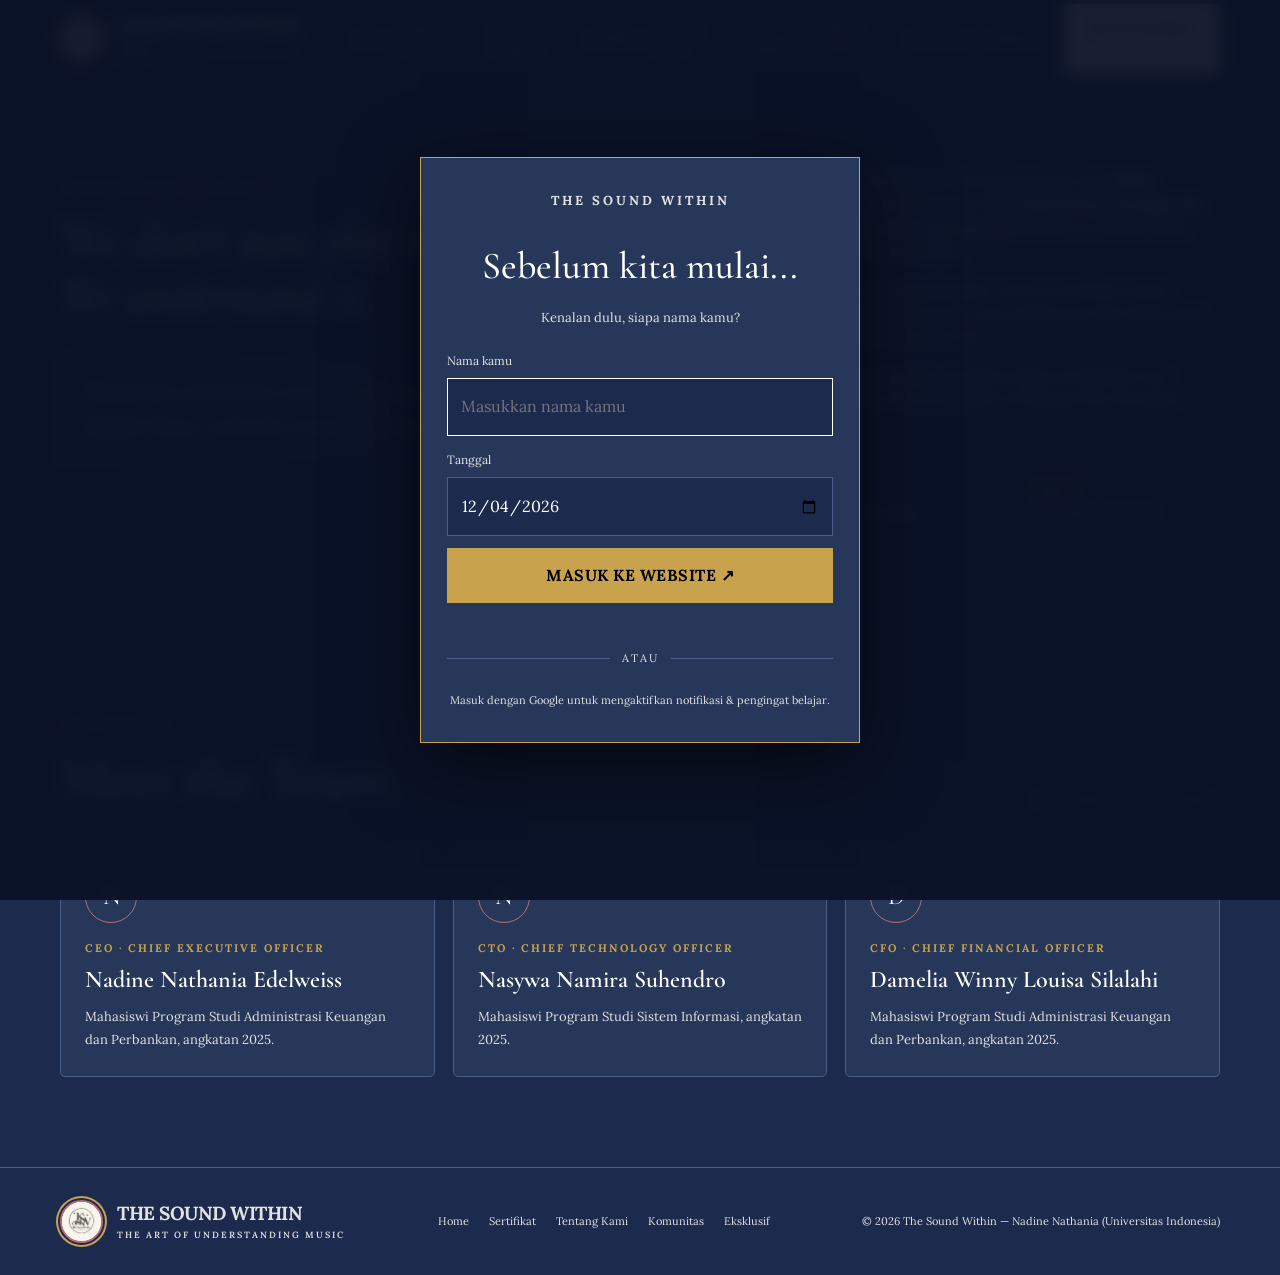
<file: tentang.html>
<!DOCTYPE html>
<html lang="id">
<head>
    <meta charset="UTF-8">
    <meta name="viewport" content="width=device-width, initial-scale=1.0">
    <meta name="theme-color" content="#1C2B4D">
    <meta name="description" content="The Sound Within. Ruang untuk belajar teori musik, memahami harmoni, dan melatih pendengaran.">
    <title>Tentang Kami — THE SOUND WITHIN</title>
    <link href="https://fonts.googleapis.com/css2?family=Cormorant+Garamond:wght@400;500;600;700&family=Lora:ital,wght@0,400;0,500;0,600;0,700;1,400&display=swap" rel="stylesheet">
    <link rel="stylesheet" href="style.css">
    <!-- Google Analytics (GA4) -->
    <script async src="https://www.googletagmanager.com/gtag/js?id=G-59GLZ4RQGR"></script>
    <script>
        window.dataLayer = window.dataLayer || [];
        function gtag(){ dataLayer.push(arguments); }
        gtag('js', new Date());
        gtag('config', 'G-59GLZ4RQGR');
    </script>
</head>

<body>
    <div id="site-gate"></div>
    <div id="site-header"></div>

    <main>
        <!-- ABOUT US -->
        <section class="section" id="about">
            <div class="container about-grid">
                <div class="about-heading">
                    <p class="eyebrow">TENTANG KAMI & TUJUAN</p>
                    <h2>We don't just play music.<br><em>We understand it.</em></h2>
                    <div class="about-quote">"Ketika kita memahami musik, setiap nada bukan lagi sekadar bunyi, melainkan bagian dari sebuah cerita."</div>
                </div>
                <div class="about-copy">
                    <p><strong>The Sound Within</strong> adalah konsep ruang belajar musik yang dipimpin oleh <strong>Nadine Nathania Edelweiss sebagai CEO</strong>, mahasiswi Program Studi <strong>Administrasi Keuangan dan Perbankan</strong>, angkatan 2025, dari <strong>Universitas Indonesia (UI)</strong>. Platform ini dibuat khusus sebagai bentuk inovasi dalam ajang kompetisi <strong>BMCC</strong>.</p>
                    <p><strong>Tujuan Pembuatan Website:</strong> Website ini dikembangkan untuk menyediakan sarana evaluasi kognisi pendengaran, pelatihan <em>ear training</em>, serta analisis teori dan family chord secara interaktif, objektif, dan terstruktur berbasis web.</p>
                    <p>Melalui modul Reading, Listening, dan Speaking, pengguna dapat mempelajari teori, menyusun referensi, serta mengembangkan kemampuan mendengar dan memahami harmoni secara mendalam.</p>
                    <div class="values">
                        <div class="value"><strong>UNDERSTAND</strong><span>Pahami teorinya.</span></div>
                        <div class="value"><strong>LISTEN</strong><span>Kenali bunyinya.</span></div>
                        <div class="value"><strong>CREATE</strong><span>Kembangkan musikalitas.</span></div>
                    </div>
                </div>
            </div>
        </section>

        <!-- OUR PROFILES -->
        <section class="section" id="profiles">
            <div class="container">
                <div class="section-heading">
                    <div><p class="eyebrow">OUR PROFILES</p><h2>Meet the Team.</h2></div>
                    <p class="section-description">Tim di balik The Sound Within.</p>
                </div>
                <div class="profiles-grid">
                    <article class="profile-card">
                        <div class="profile-initial" aria-hidden="true">N</div>
                        <div class="profile-role">CEO · Chief Executive Officer</div>
                        <h3>Nadine Nathania Edelweiss</h3>
                        <p>Mahasiswi Program Studi Administrasi Keuangan dan Perbankan, angkatan 2025.</p>
                    </article>
                    <article class="profile-card">
                        <div class="profile-initial" aria-hidden="true">N</div>
                        <div class="profile-role">CTO · Chief Technology Officer</div>
                        <h3>Nasywa Namira Suhendro</h3>
                        <p>Mahasiswi Program Studi Sistem Informasi, angkatan 2025.</p>
                    </article>
                    <article class="profile-card">
                        <div class="profile-initial" aria-hidden="true">D</div>
                        <div class="profile-role">CFO · Chief Financial Officer</div>
                        <h3>Damelia Winny Louisa Silalahi</h3>
                        <p>Mahasiswi Program Studi Administrasi Keuangan dan Perbankan, angkatan 2025.</p>
                    </article>
                </div>
            </div>
        </section>
    </main>

    <div id="site-footer"></div>

    <script src="app.js"></script>
</body>
</html>
</file>
<file: style.css>
:root {
    --bg: #1C2B4D;
    --surface: #263759;
    --surface-light: #314470;
    
    --white: #ffffff;
    --gray: #e2e2e2;
    --line: #4C5F8A;
    --gold: #c9a24d;
    --rosegold: #b76e79; 
    
    --serif: "Cormorant Garamond", Georgia, "Times New Roman", serif;
    --body: "Lora", Georgia, "Times New Roman", serif;
}

* { box-sizing: border-box; }
html { scroll-behavior: smooth; }

body {
    margin: 0;
    background: var(--bg);
    color: var(--white);
    font-family: var(--body);
    line-height: 1.7;
}

a { color: inherit; text-decoration: none; }
button { font: inherit; cursor: pointer; }

.container {
    width: min(1160px, calc(100% - 44px));
    margin: auto;
}

.topbar {
    position: sticky;
    top: 0;
    z-index: 100;
    background: rgba(28, 43, 77, .94);
    backdrop-filter: blur(15px);
    border-bottom: 1px solid rgba(183, 110, 121, .3);
}

.navbar {
    min-height: 78px;
    display: flex;
    align-items: center;
    justify-content: space-between;
    gap: 24px;
}

.brand {
    display: flex;
    align-items: center;
    gap: 14px;
    font-weight: 800;
    letter-spacing: -.5px;
}

.brand-logo-frame {
    width: 43px;
    height: 43px;
    border-radius: 50%;
    overflow: hidden;
    display: flex;
    align-items: center;
    justify-content: center;
    background: #ffffff;
    border: 2px solid #b76e79;
    box-shadow: 0 0 0 2px #1C2B4D, 0 0 0 4px #c9a24d;
    flex-shrink: 0;
}

.brand-logo-frame img {
    display: block;
    width: 100%;
    height: 100%;
    max-width: 100%;
    max-height: 100%;
    object-fit: contain;
    object-position: center;
}

.brand-name { font-size: 19px; line-height: 1.2; }

.brand-name small {
    display: block;
    margin-top: 5px;
    color: var(--gray);
    font-size: 9px;
    letter-spacing: 2px;
    font-weight: 600;
}

.nav-links {
    display: flex;
    align-items: center;
    gap: 27px;
}

.nav-links a {
    color: #e4e4df;
    font-size: 13px;
    transition: color .2s;
}

.nav-links a:hover { color: var(--gold); }

.nav-button, .button {
    display: inline-flex;
    justify-content: center;
    align-items: center;
    gap: 10px;
    padding: 12px 20px;
    background: var(--white);
    color: var(--bg);
    border: 1px solid var(--white);
    border-radius: 4px;
    font-size: 13px;
    font-weight: 750;
    transition: .25s;
}

.nav-button:hover, .button:hover {
    background: var(--rosegold);
    border-color: var(--rosegold);
    color: var(--white);
    transform: translateY(-2px);
}

.button-outline {
    color: var(--white);
    background: transparent;
    border-color: var(--gold);
}

.button-outline:hover { background: var(--gold); color: var(--bg); }

.menu-toggle {
    display: none;
    color: white;
    background: transparent;
    border: 1px solid #4C5F8A;
    padding: 8px 12px;
    border-radius: 5px;
}

.hero {
    position: relative;
    overflow: hidden;
    padding: 105px 0 95px;
    border-bottom: 1px solid var(--line);
}

.hero::before {
    content: "";
    position: absolute;
    z-index: 0;
    width: 430px;
    height: 430px;
    top: -190px;
    right: -130px;
    border: 1px solid rgba(201, 162, 77, .22);
    border-radius: 50%;
    box-shadow: 0 0 0 45px rgba(255,255,255,0.02),
                0 0 0 46px rgba(201, 162, 77, .16),
                0 0 0 100px rgba(255,255,255,0.01),
                0 0 0 101px rgba(183, 110, 121, .2);
    pointer-events: none;
}

.hero-grid {
    position: relative;
    z-index: 1;
    display: grid;
    grid-template-columns: 1.1fr .9fr;
    align-items: center;
    gap: 65px;
}

.eyebrow {
    color: var(--rosegold);
    font-size: 11px;
    font-weight: 700;
    letter-spacing: 3px;
    text-transform: uppercase;
}

.hero-label {
    display: inline-flex;
    align-items: center;
    gap: 10px;
    border: 1px solid rgba(201, 162, 77, .45);
    border-radius: 50px;
    padding: 8px 13px;
    font-size: 10px;
    letter-spacing: 1.5px;
    color: #deded9;
}

.hero-label span {
    width: 7px;
    height: 7px;
    background: var(--gold);
    border-radius: 50%;
}

.hero h1 {
    margin: 28px 0 22px;
    font-family: var(--serif);
    font-weight: 500;
    font-size: clamp(52px, 7vw, 94px);
    letter-spacing: -3px;
    line-height: .98;
}

.hero h1 em { color: var(--gold); font-weight: 500; }
.hero-tagline { margin: -6px 0 20px; color: var(--gold); font-family: var(--serif); font-style: italic; font-size: clamp(20px, 2.4vw, 28px); letter-spacing: .5px; }
.hero-copy { max-width: 520px; color: #dcdcd6; font-size: 15px; }
.hero-actions { display: flex; flex-wrap: wrap; gap: 12px; margin-top: 30px; }
.hero-note { margin-top: 25px; color: #bdbdb7; font-size: 11px; letter-spacing: .5px; }

.piano-card {
    position: relative;
    padding: 25px;
    min-height: 390px;
    border: 1px solid rgba(201, 162, 77, .35);
    border-radius: 5px;
    background: radial-gradient(ellipse at top, #3A5080, #1C2B4D 68%);
    display: flex;
    flex-direction: column;
    justify-content: space-between;
    overflow: hidden;
}

.piano-card-glow {
    position: absolute;
    width: 520px;
    height: 520px;
    top: 50%;
    left: 50%;
    transform: translate(-50%, -50%);
    border-radius: 50%;
    background: radial-gradient(circle, rgba(220,220,210,0.18) 0%, rgba(183, 110, 121, 0.10) 35%, rgba(30,30,30,0.0) 70%);
    pointer-events: none;
    z-index: 0;
}

.piano-card > *:not(.piano-card-glow) {
    position: relative;
    z-index: 1;
}

.piano-card-top {
    display: flex;
    justify-content: space-between;
    color: #d4d4cf;
    font-size: 10px;
    letter-spacing: 2px;
}

.treble {
    position: absolute;
    top: 52px;
    left: 28px;
    font-size: 100px;
    color: var(--gold);
    opacity: .85;
    line-height: 1;
}

.piano-keyboard { display: flex; position: relative; height: 165px; margin-top: 100px; }
.white-key { position: relative; flex: 1; background: #f7f7f2; border: 1px solid #aaa; border-radius: 0 0 4px 4px; }

.black-key {
    position: absolute;
    top: 0;
    right: -29%;
    width: 60%;
    height: 61%;
    background: linear-gradient(90deg, #333, #050505);
    border: 1px solid #050505;
    border-radius: 0 0 4px 4px;
    z-index: 2;
    box-shadow: 0 5px 8px #0008;
}

.piano-caption { display: flex; justify-content: space-between; gap: 10px; margin-top: 20px; color: #dcdcd6; font-size: 9px; letter-spacing: 1.5px; }

section { scroll-margin-top: 95px; }
.section { padding: 90px 0; border-bottom: 1px solid var(--line); }

.section-heading {
    display: flex;
    justify-content: space-between;
    align-items: end;
    gap: 30px;
    margin-bottom: 35px;
}

.section-heading h2, .about-heading h2 {
    margin: 12px 0 0;
    font-family: var(--serif);
    font-weight: 500;
    font-size: clamp(35px, 4.5vw, 58px);
    letter-spacing: -1px;
    line-height: 1.1;
}

.section-description { max-width: 420px; margin: 0; color: var(--gray); font-size: 13px; }

.menu-grid { display: grid; grid-template-columns: repeat(3, 1fr); gap: 16px; }

.menu-card {
    position: relative;
    min-height: 310px;
    padding: 27px;
    display: flex;
    flex-direction: column;
    align-items: flex-start;
    background: var(--surface);
    border: 1px solid var(--line);
    border-radius: 5px;
    transition: .25s;
}

.menu-card:hover { transform: translateY(-5px); border-color: var(--gold); background: var(--surface-light); }
.card-top { width: 100%; display: flex; justify-content: space-between; align-items: center; }
.card-icon { width: 51px; height: 51px; display: grid; place-items: center; border: 1px solid rgba(201, 162, 77, .5); border-radius: 5px; font-size: 25px; color: var(--rosegold); }
.card-number { color: #bdbdb7; font-size: 10px; letter-spacing: 2px; }
.menu-card h3 { margin: 34px 0 8px; font-family: var(--serif); font-weight: 500; font-size: 30px; }
.menu-card p { margin: 0 0 25px; color: var(--gray); font-size: 13px; }
.card-link { margin-top: auto; padding-bottom: 5px; border-bottom: 1px solid var(--gold); font-size: 12px; font-weight: 700; color: var(--rosegold); }
.card-link span { margin-left: 9px; }

#reading-test {
    --panel: #182544;
    --panel-dark: #121C36;
    --border: #ffffff;
    --btn: #263759;
    --btn-hover: #b76e79;
    --text: #f8f8f5;
    --soft: #d4d4cf;
    --good: #ffffff;
    --bad: #d4d4cf;
    --gold: #ffffff;
}

#reading-test .screen {
    font-family: var(--body);
    color: var(--text);
    text-align: center;
    background: var(--panel);
    border: 2px solid var(--gold);
    border-radius: 5px;
    padding: 32px 24px;
    max-width: 680px;
    margin: 0 auto;
    box-shadow: 0 0 24px rgba(255, 255, 255, 0.08);
}

#reading-test .screen h1 { color: var(--gold); font-family: var(--serif); font-weight: 700; font-size: 28px; margin: 0; text-transform: uppercase; }
#reading-test .screen h2 { font-size: 15px; color: var(--soft); margin: 4px 0 18px 0; font-weight: 600; }
#reading-test #info { font-size: 14px; font-weight: 700; color: #ffffff; min-height: 22px; }

#reading-test #notationBox {
    background: #ffffff;
    border: 2px solid var(--rosegold);
    border-radius: 10px;
    margin: 14px auto;
    padding: 8px;
    min-height: 240px;
    display: flex;
    align-items: center;
    justify-content: center;
    overflow-x: auto;
}

#reading-test #notationBox svg, #reading-test #notationBox img { max-width: 100%; height: auto; }
#reading-test #notationBox .placeholder { color: #111111; font-size: 54px; }
#reading-test #status { font-size: 20px; font-weight: 900; color: var(--gold); margin: 6px 0 12px 0; min-height: 30px; }
#reading-test .answer-grid { display: grid; grid-template-columns: repeat(7, 1fr); gap: 8px; }

#reading-test .ans-btn {
    background: var(--btn);
    border: 2px solid #ffffff;
    color: #fff;
    font-family: var(--body);
    font-size: 22px;
    font-weight: 900;
    padding: 14px 0;
    border-radius: 5px;
    cursor: pointer;
    box-shadow: 0 4px 0 #555555;
    transition: 0.12s;
}

#reading-test .ans-btn:hover:not(:disabled) { background: var(--btn-hover); border-color: #fff; transform: translateY(-2px); }
#reading-test .ans-btn:active:not(:disabled) { transform: translateY(3px); box-shadow: 0 1px 0 #555555; }
#reading-test .ans-btn:disabled { background: #1C2B4D; border-color: #4C5F8A; color: #777777; box-shadow: none; cursor: not-allowed; }

#reading-test #feedback {
    margin-top: 16px;
    padding: 14px;
    background: var(--panel-dark);
    border: 2px dashed var(--rosegold);
    border-radius: 5px;
    font-size: 14px;
    font-weight: 600;
    line-height: 1.6;
    min-height: 90px;
    text-align: left;
}

#reading-test #scoreBoard { margin-top: 18px; font-size: 17px; font-weight: 700; color: #ffffff; }
#reading-test #scoreBoard span.val { color: var(--gold); font-weight: 900; font-size: 22px; }

#reading-test .main-btn {
    background: var(--gold);
    color: #000000;
    border: none;
    font-family: var(--body);
    font-size: 16px;
    font-weight: 900;
    padding: 14px 24px;
    border-radius: 5px;
    cursor: pointer;
    box-shadow: 0 4px 0 #b68b42;
    margin-top: 16px;
    width: 100%;
}

#reading-test .main-btn:hover { background: #e3be6d; }
#reading-test .main-btn:active { transform: translateY(3px); box-shadow: 0 1px 0 #b68b42; }

.progress-tracker { margin-top: 28px; padding: 25px; background: var(--surface); border: 1px solid var(--line); border-radius: 5px; }
.progress-overview { display: flex; align-items: center; justify-content: space-between; gap: 18px; flex-wrap: wrap; }
.progress-track { height: 10px; width: 100%; margin-top: 16px; overflow: hidden; background: #16223F; border: 1px solid #4C5F8A; border-radius: 2px; }
.progress-track-fill { height: 100%; width: 0%; background: linear-gradient(90deg, var(--rosegold), var(--gold)); transition: width .25s ease; }
.progress-items { display: grid; grid-template-columns: repeat(3, minmax(0, 1fr)); gap: 14px; margin-top: 22px; }
.progress-item { padding: 17px; border: 1px solid var(--line); background: var(--bg); }
.progress-item h3 { margin: 0 0 7px; font-size: 16px; }
.progress-item p { margin: 0 0 14px; color: var(--gray); font-size: 12px; }
.progress-item .progress-state { color: #d4d4cf; font-size: 12px; margin-bottom: 12px; }
.progress-item .progress-mark { padding: 8px 11px; border: 1px solid var(--line); background: transparent; color: white; border-radius: 3px; font-size: 12px; }
.progress-item .progress-mark:hover { background: var(--surface-light); border-color: var(--white); }
.progress-item.completed { border-color: var(--gold); }
.progress-item.completed .progress-state { color: #fff; }
@media(max-width: 700px) { .progress-items { grid-template-columns: 1fr; } }

.about-grid { display: grid; grid-template-columns: .9fr 1.1fr; gap: 75px; align-items: start; }
.about-heading h2 { font-size: clamp(36px, 4vw, 53px); }

.about-quote {
    margin-top: 30px;
    padding: 22px;
    border-left: 2px solid var(--rosegold);
    background: linear-gradient(90deg, var(--surface), transparent);
    color: #ddd;
    font-family: var(--serif);
    font-size: 21px;
    line-height: 1.6;
}

.about-copy { color: var(--white); font-size: 14px; }
.about-copy p:first-child { margin-top: 0; }

.values { display: grid; grid-template-columns: repeat(3, 1fr); gap: 15px; margin-top: 30px; }
.value { padding-top: 15px; border-top: 1px solid rgba(201, 162, 77, .45); }
.value strong { display: block; color: var(--gold); font-size: 12px; }
.value span { color: var(--gray); font-size: 11px; }

.exclusive-grid-pages { display: grid; grid-template-columns: repeat(2, 1fr); gap: 20px; margin-top: 30px; }
.feature-page-card { background: var(--surface); border: 1px solid var(--line); padding: 25px; border-radius: 5px; transition: .25s; }
.feature-page-card:hover { border-color: var(--rosegold); transform: translateY(-3px); }
.feature-page-card h4 { font-family: var(--serif); font-weight: 600; font-size: 22px; margin: 0 0 10px 0; color: white; }
.feature-page-card p { color: var(--gray); font-size: 13px; margin-bottom: 15px; }

.exclusive-box { background: var(--surface-light); color: var(--white); border: 1px solid var(--gold); padding: clamp(28px, 5vw, 58px); border-radius: 5px; }
.exclusive-box .eyebrow { color: var(--gold); }
.exclusive-box h2 { color: #ffffff; margin: 14px 0; font-family: var(--serif); font-weight: 500; font-size: clamp(38px, 5vw, 60px); line-height: 1.05; letter-spacing: -1px; }
.exclusive-box > div > p:not(.eyebrow) { color: var(--gray); font-size: 13px; }
.feature-page-card .coming-soon-badge { display: inline-block; padding: 8px 14px; border: 1px solid var(--gold); color: var(--gold); background: var(--bg); font-size: 11px; font-weight: 800; letter-spacing: 1.8px; border-radius: 4px; }
.exclusive-note { margin-top: 14px; color: var(--gray); font-size: 11px; }

.profiles-grid { display: grid; grid-template-columns: repeat(3, minmax(0, 1fr)); gap: 18px; margin-top: 30px; }
.profile-card { padding: 24px; background: var(--surface); border: 1px solid var(--line); border-radius: 5px; }
.profile-card h3 { margin: 0 0 10px; color: #ffffff; font-family: var(--serif); font-size: 24px; font-weight: 600; line-height: 1.3; }
.profile-card p { margin: 0; color: var(--gray); font-size: 13px; line-height: 1.8; }
.profile-initial { display: grid; place-items: center; width: 52px; height: 52px; margin-bottom: 16px; border: 1px solid var(--rosegold); border-radius: 50%; color: #ffffff; font-family: var(--serif); font-size: 24px; }

.music-diagram-grid { display: grid; grid-template-columns: repeat(2, minmax(0, 1fr)); gap: 18px; margin: 24px 0; }
.music-diagram { min-width: 0; padding: 16px; border: 1px solid var(--line); border-radius: 5px; background: var(--bg); }
.music-diagram h4 { margin: 0 0 8px; color: #ffffff; font-family: var(--serif); font-size: 24px; font-weight: 600; }
.music-diagram svg { display: block; width: 100%; height: auto; margin: 14px 0; }
.music-material-list { padding-left: 22px; color: var(--gray); }
.music-material-list li { margin: 8px 0; }
@media (max-width: 700px) { .music-diagram-grid { grid-template-columns: 1fr; } }

.reading-material-card { margin-top: 28px; padding: 28px; background: var(--surface); border: 1px solid var(--line); border-radius: 5px; }
.reading-material-card p { color: var(--gray); }

.community-grid { display: grid; grid-template-columns: repeat(2, 1fr); gap: 20px; margin-top: 30px; }
.community-card {
    background: var(--surface);
    border: 1px solid var(--line);
    border-radius: 5px;
    padding: 28px;
    transition: .25s;
    position: relative;
    overflow: hidden;
}
.community-card:hover { border-color: rgba(201, 162, 77, .5); transform: translateY(-3px); }
.community-card .card-eyebrow { font-size: 10px; letter-spacing: 2px; color: var(--rosegold); font-weight: 700; margin-bottom: 10px; }
.community-card h4 { font-family: var(--serif); font-size: 24px; font-weight: 600; margin: 0 0 10px; color: white; }
.community-card p { color: var(--gray); font-size: 13px; margin: 0 0 18px; }
.community-card .coming-soon-badge {
    display: inline-block;
    padding: 5px 12px;
    background: transparent;
    border: 1px solid rgba(201,162,77,.5);
    color: var(--gold);
    font-size: 10px;
    font-weight: 700;
    letter-spacing: 2px;
    border-radius: 3px;
}
.community-card .action-link {
    display: inline-block;
    padding-bottom: 4px;
    border-bottom: 1px solid var(--gold);
    font-size: 12px;
    font-weight: 700;
    color: white;
}

.certificate-box {
    padding: clamp(24px, 4vw, 40px);
    display: flex;
    justify-content: space-between;
    align-items: center;
    gap: 25px;
    background: var(--surface);
    border: 1px solid rgba(201, 162, 77, .4);
    border-radius: 5px;
}
.certificate-box h3 { margin: 0 0 6px; font-family: var(--serif); font-size: 32px; font-weight: 500; }
.certificate-box p { margin: 0; max-width: 520px; color: var(--gray); font-size: 13px; }
.cert-download-btn {
    flex-shrink: 0;
    padding: 15px 24px;
    background: var(--bg);
    color: var(--gold);
    border: 1px solid var(--gold);
    border-radius: 6px;
    font-weight: 800;
    letter-spacing: 1px;
    cursor: pointer;
    transition: .25s;
}
.cert-download-btn:hover { background: var(--gold); color: var(--bg); transform: translateY(-2px); }

.closing { padding: 35px; display: flex; justify-content: space-between; align-items: center; gap: 25px; background: var(--surface); border: 1px solid var(--rosegold); border-radius: 5px; }
.closing h3 { margin: 0 0 5px; font-family: var(--serif); font-size: 32px; font-weight: 500; }
.closing p { margin: 0; color: var(--gray); font-size: 13px; }
footer { padding: 32px 0; color: var(--gray); font-size: 11px; }
.footer-row { display: flex; align-items: center; justify-content: space-between; gap: 20px; }
.footer-links { display: flex; flex-wrap: wrap; gap: 20px; }
.footer-links a:hover { color: white; }

@media (max-width: 850px) {
    .nav-links { display: none; position: absolute; top: 78px; left: 0; right: 0; padding: 22px; background: var(--bg); border-bottom: 1px solid var(--line); flex-direction: column; align-items: flex-start; gap: 20px; }
    .nav-links.open { display: flex; }
    .nav-button { display: none; }
    .menu-toggle { display: block; }
    .hero { padding: 70px 0; }
    .hero-grid, .about-grid, .exclusive-grid-pages, .community-grid { grid-template-columns: 1fr; }
    .profiles-grid { grid-template-columns: 1fr; }
    .hero-grid { gap: 40px; }
    .hero h1 { letter-spacing: -2px; }
    .piano-card { min-height: 330px; }
    .piano-keyboard { height: 140px; margin-top: 80px; }
    .section { padding: 65px 0; }
    .section-heading { align-items: flex-start; flex-direction: column; }
    .menu-grid { grid-template-columns: 1fr; }
    .menu-card { min-height: 260px; }
    .about-grid { gap: 35px; }
    .closing, .footer-row, .certificate-box { align-items: flex-start; flex-direction: column; }
    .profiles-grid { grid-template-columns: 1fr; }
}

@media (max-width: 480px) {
    .container { width: calc(100% - 30px); }
    .hero h1 { font-size: 52px; }
    .values { grid-template-columns: 1fr; }
    .piano-card { padding: 18px; }
    .closing { padding: 24px; }
    #reading-test .ans-btn { font-size: 18px; padding: 12px 0; }
}

@media (prefers-reduced-motion: reduce) {
    html { scroll-behavior: auto; }
    *, *::before, *::after { transition: none !important; }
}

.name-gate { position: fixed; inset: 0; z-index: 99999; display: flex; align-items: center; justify-content: center; padding: 22px; background: rgba(10, 18, 38, .94); backdrop-filter: blur(8px); }
.name-gate[hidden] { display: none !important; }
.name-gate-panel { width: min(440px, 100%); padding: 32px 26px; border: 1px solid var(--gold); background: var(--surface); text-align: center; box-shadow: 0 20px 70px rgba(0, 0, 0, .6); }
.name-gate-kicker { margin: 0 0 10px; color: var(--rosegold); font-size: 10px; font-weight: 700; letter-spacing: 3px; }
.name-gate-panel h2 { margin: 0 0 8px; color: var(--white); font-family: var(--serif); font-size: clamp(29px, 6vw, 38px); font-weight: 500; }
.name-gate-panel p { margin: 0 0 22px; color: var(--gray); font-size: 13px; }
.name-gate-panel input { width: 100%; padding: 14px 13px; border: 1px solid var(--line); border-radius: 0; outline: none; background: var(--bg); color: var(--white); font: inherit; }
.name-gate-panel input:focus { border-color: var(--white); }
.name-gate-panel button { width: 100%; margin-top: 12px; padding: 13px 16px; border: 1px solid var(--gold); background: var(--gold); color: #000; font-weight: 800; letter-spacing: .5px; }
.name-gate-error { min-height: 20px; margin-top: 8px; color: #ff9d9d; font-size: 12px; }
body.name-gate-open { overflow: hidden; }

/* ═══════════════════════════════════════════
   FAMILY CHORD (menu baru) — semua rule di-scope ke #family-chord
   supaya tidak mengubah bagian lain di halaman
═══════════════════════════════════════════ */
#family-chord {
    --text: #f8f8f5;
    --muted: #d4d4cf;
    --fc-panel: #182544;
    --fc-ok: #7fe0a6;
    --fc-bad: #ff9d9d;
}

#family-chord .fc-tabs {
    display: flex; flex-wrap: wrap; gap: 6px;
    margin-bottom: 30px; padding: 6px;
    background: var(--surface); border: 1px solid var(--line); border-radius: 5px;
}
#family-chord .fc-tabs button {
    background: transparent; border: 0; color: var(--gray);
    font-family: var(--body); font-size: 13px; font-weight: 600;
    padding: 10px 16px; border-radius: 4px; transition: .2s; white-space: nowrap;
}
#family-chord .fc-tabs button:hover { background: var(--surface-light); color: var(--white); }
#family-chord .fc-tabs button.active { background: var(--rosegold); color: var(--white); }

#family-chord .fc-sec { display: none; }
#family-chord .fc-sec.active { display: block; }
#family-chord .fc-title {
    margin: 0 0 22px; padding-bottom: 12px;
    font-family: var(--serif); font-weight: 500; font-size: 34px; color: var(--white);
    border-bottom: 1px solid var(--line);
}
#family-chord .fc-sub {
    margin: 0 0 14px; font-family: var(--serif); font-weight: 600; font-size: 24px;
}

#family-chord .key-grid { display: grid; grid-template-columns: repeat(auto-fill, minmax(250px, 1fr)); gap: 14px; margin-bottom: 34px; }
#family-chord .key-card {
    background: var(--surface); border: 1px solid var(--line); border-radius: 5px;
    padding: 18px 20px; cursor: pointer; transition: .25s;
}
#family-chord .key-card:hover { transform: translateY(-3px); border-color: var(--gold); background: var(--surface-light); }
#family-chord .key-card.maj { border-left: 3px solid var(--rosegold); }
#family-chord .key-card.min { border-left: 3px solid var(--gold); }
#family-chord .key-card h3 { margin: 0 0 6px; font-family: var(--serif); font-weight: 600; font-size: 24px; color: var(--white); }
#family-chord .key-card .tag {
    font-family: var(--body); font-size: 9px; letter-spacing: 1.5px; text-transform: uppercase;
    padding: 3px 7px; border-radius: 3px; margin-left: 6px; vertical-align: middle; font-weight: 700;
}
#family-chord .key-card.maj .tag { background: rgba(183,110,121,.22); color: #f0b7bf; }
#family-chord .key-card.min .tag { background: rgba(201,162,77,.2); color: var(--gold); }
#family-chord .key-card p { margin: 0; color: var(--gray); font-size: 12px; }

#family-chord .legend-box { background: var(--surface); border: 1px solid var(--line); border-radius: 5px; padding: 18px 22px; margin-bottom: 28px; }
#family-chord .legend-box h4 { margin: 0 0 8px; color: var(--gold); font-family: var(--serif); font-size: 22px; font-weight: 600; }
#family-chord .legend-box p { margin: 0 0 12px; }
#family-chord .legend-items { display: flex; flex-wrap: wrap; gap: 8px 22px; }
#family-chord .legend-items span { color: var(--gray); font-size: 12px; }
#family-chord .legend-items span b { color: var(--white); }
#family-chord .legend-box.angka-info { border-color: rgba(201,162,77,.5); }
#family-chord .legend-box.angka-info p { margin: 0; }

/* modal */
#family-chord .modal-overlay { display: none; position: fixed; inset: 0; z-index: 300; align-items: center; justify-content: center; padding: 16px; background: rgba(10,18,38,.82); }
#family-chord .modal-overlay.open { display: flex; }
#family-chord .modal { width: 100%; max-width: 580px; max-height: 90vh; overflow-y: auto; padding: 28px; background: var(--surface); border: 1px solid var(--gold); border-radius: 5px; box-shadow: 0 20px 70px rgba(0,0,0,.6); }
#family-chord .modal h2 { margin: 0 0 4px; font-family: var(--serif); font-weight: 500; font-size: 34px; color: var(--white); }
#family-chord .modal .modal-sub { color: var(--gray); font-size: 12px; margin-bottom: 18px; }
#family-chord .interval-row { display: flex; flex-wrap: wrap; gap: 8px; margin-bottom: 14px; }
#family-chord .interval-box { min-width: 62px; padding: 9px 12px; text-align: center; background: var(--bg); border: 1px solid var(--line); border-radius: 4px; transition: .2s; }
#family-chord .interval-box:hover { border-color: var(--gold); }
#family-chord .interval-box .roman { font-size: 10px; letter-spacing: 1px; color: var(--muted); text-transform: uppercase; }
#family-chord .interval-box .note { font-family: var(--serif); font-size: 22px; font-weight: 600; color: var(--white); }
#family-chord .interval-box .quality { font-size: 10px; margin-top: 2px; }
#family-chord .interval-box.chord-maj .quality { color: #f0b7bf; }
#family-chord .interval-box.chord-min .quality { color: var(--gold); }
#family-chord .interval-box.chord-dim .quality { color: var(--fc-bad); }
#family-chord .info-row { margin-bottom: 8px; color: var(--gray); font-size: 13px; }
#family-chord .info-row strong { color: var(--white); }
#family-chord .modal-close { margin-top: 18px; padding: 10px 20px; background: transparent; border: 1px solid var(--line); border-radius: 4px; color: var(--gray); font-family: var(--body); font-size: 13px; transition: .2s; }
#family-chord .modal-close:hover { border-color: var(--gold); color: var(--gold); }

/* filter / tombol umum */
#family-chord .filter-btn {
    background: transparent; border: 1px solid var(--line); border-radius: 4px; color: var(--gray);
    font-family: var(--body); font-size: 12px; padding: 7px 14px; transition: .2s;
}
#family-chord .filter-btn:hover { border-color: var(--gold); color: var(--gold); }
#family-chord .filter-btn.active { background: var(--gold); border-color: var(--gold); color: var(--bg); font-weight: 700; }
#family-chord .filter-row { display: flex; flex-wrap: wrap; gap: 8px; margin-bottom: 16px; }

/* latihan audio & transpose */
#family-chord .latihan-center { max-width: 560px; margin: 0 auto; text-align: center; }
#family-chord .score-strip { display: flex; justify-content: center; gap: 36px; margin-bottom: 24px; }
#family-chord .score-item .val { font-family: var(--serif); font-size: 40px; line-height: 1.1; color: var(--gold); font-weight: 600; }
#family-chord .score-item .lbl { font-size: 10px; letter-spacing: 2px; text-transform: uppercase; color: var(--muted); }
#family-chord .lat-prompt { margin-bottom: 18px; padding: 28px 22px; background: var(--fc-panel); border: 2px solid var(--gold); border-radius: 5px; box-shadow: 0 0 24px rgba(255,255,255,.06); }
#family-chord .lat-prompt .q-label { margin-bottom: 6px; color: var(--muted); font-size: 12px; }
#family-chord .lat-prompt .q-text { margin-bottom: 16px; font-family: var(--serif); font-size: 28px; font-weight: 600; color: var(--white); }
#family-chord .play-btn { width: 58px; height: 58px; margin: 0 auto 8px; display: flex; align-items: center; justify-content: center; border: 2px solid var(--white); border-radius: 50%; background: var(--rosegold); color: var(--white); font-size: 22px; transition: .2s; }
#family-chord .play-btn:hover { transform: scale(1.07); background: #cf8791; }
#family-chord .play-btn:active { transform: scale(.95); }
#family-chord .play-hint { color: var(--muted); font-size: 11px; }
#family-chord .options-grid { display: grid; grid-template-columns: repeat(3, 1fr); gap: 10px; margin-bottom: 14px; }
#family-chord .opt-btn {
    padding: 13px 8px; background: var(--surface); border: 2px solid var(--white); border-radius: 5px;
    color: var(--white); font-family: var(--body); font-size: 16px; font-weight: 700;
    box-shadow: 0 4px 0 #555555; transition: .12s;
}
#family-chord .opt-btn:hover:not(:disabled) { background: var(--rosegold); transform: translateY(-2px); }
#family-chord .opt-btn.correct { background: rgba(127,224,166,.18); border-color: var(--fc-ok); color: var(--fc-ok); }
#family-chord .opt-btn.wrong { background: rgba(255,157,157,.14); border-color: var(--fc-bad); color: var(--fc-bad); }
#family-chord .opt-btn:disabled { cursor: default; box-shadow: none; }
#family-chord .feedback-text { min-height: 26px; margin-bottom: 12px; font-size: 14px; font-weight: 600; }
#family-chord .feedback-text.ok { color: var(--fc-ok); }
#family-chord .feedback-text.err { color: var(--fc-bad); }
#family-chord .next-btn, #family-chord .gen-btn {
    padding: 13px 26px; background: var(--gold); border: none; border-radius: 5px; color: #000;
    font-family: var(--body); font-size: 14px; font-weight: 900; box-shadow: 0 4px 0 #b68b42; transition: .2s; margin: 4px;
}
#family-chord .next-btn { display: none; }
#family-chord .next-btn.show { display: inline-block; }
#family-chord .next-btn:hover, #family-chord .gen-btn:hover { background: #e3be6d; }
#family-chord .next-btn:active, #family-chord .gen-btn:active { transform: translateY(3px); box-shadow: 0 1px 0 #b68b42; }
#family-chord .gen-btn.alt { background: var(--bg); border: 1px solid var(--gold); color: var(--gold); box-shadow: none; }
#family-chord .gen-btn.alt:hover { background: var(--gold); color: var(--bg); }

/* tes teori */
#family-chord .fc-intro { margin: 0 0 22px; color: var(--gray); font-size: 13px; }
#family-chord .teori-q { margin-bottom: 12px; padding: 20px 22px; background: var(--surface); border: 1px solid var(--line); border-radius: 5px; }
#family-chord .teori-q .q-num { margin-bottom: 4px; color: var(--rosegold); font-size: 10px; font-weight: 700; letter-spacing: 2px; text-transform: uppercase; }
#family-chord .teori-q .q-main { margin-bottom: 14px; color: var(--white); font-size: 15px; }
#family-chord .teori-opts { display: flex; flex-wrap: wrap; gap: 8px; }
#family-chord .teori-opt { padding: 8px 14px; background: transparent; border: 1px solid var(--line); border-radius: 4px; color: var(--text); font-family: var(--body); font-size: 13px; transition: .2s; }
#family-chord .teori-opt:hover:not(:disabled) { border-color: var(--gold); background: var(--surface-light); }
#family-chord .teori-opt.correct { background: rgba(127,224,166,.18); border-color: var(--fc-ok); color: var(--fc-ok); }
#family-chord .teori-opt.wrong { background: rgba(255,157,157,.14); border-color: var(--fc-bad); color: var(--fc-bad); }
#family-chord .teori-opt:disabled { cursor: default; }
#family-chord .teori-exp { display: none; margin-top: 12px; color: var(--gray); font-size: 12px; }
#family-chord .teori-exp.show { display: block; }
#family-chord .teori-actions { margin-top: 26px; text-align: center; }

/* chord chart */
#family-chord .chart-table { width: 100%; border-collapse: collapse; font-size: 13px; }
#family-chord .chart-table th { padding: 10px 12px; text-align: left; color: var(--muted); font-size: 10px; letter-spacing: 1.5px; text-transform: uppercase; border-bottom: 1px solid var(--line); }
#family-chord .chart-table td { padding: 10px 12px; border-bottom: 1px solid rgba(76,95,138,.5); }
#family-chord .chart-table tr:hover td { background: rgba(255,255,255,.04); }
#family-chord .badge { display: inline-block; padding: 3px 9px; border-radius: 3px; font-size: 12px; font-weight: 700; }
#family-chord .badge.maj { background: rgba(183,110,121,.22); color: #f0b7bf; }
#family-chord .badge.min { background: rgba(201,162,77,.2); color: var(--gold); }
#family-chord .badge.dim { background: rgba(255,157,157,.16); color: var(--fc-bad); }

@media (max-width: 520px) {
    #family-chord .options-grid { grid-template-columns: repeat(2, 1fr); }
    #family-chord .modal { padding: 20px; }
    #family-chord .fc-tabs button { padding: 9px 12px; font-size: 12px; }
}

/* ═══ Akun Google, pengingat, reset, peran tim ═══ */
.name-gate-panel { max-height: 92vh; overflow-y: auto; }
.name-gate-or { display: flex; align-items: center; gap: 12px; margin: 18px 0 14px; color: var(--gray); font-size: 11px; letter-spacing: 2px; }
.name-gate-or::before, .name-gate-or::after { content: ""; flex: 1; height: 1px; background: var(--line); }
.gsi-slot { display: flex; justify-content: center; min-height: 44px; }
.gsi-slot:empty { min-height: 0; }
.gsi-note { margin-top: 10px; color: var(--gray); font-size: 11px; line-height: 1.6; }

.profile-role { margin: 0 0 6px; color: var(--gold); font-size: 11px; font-weight: 700; letter-spacing: 2px; text-transform: uppercase; }

.progress-actions { display: flex; flex-wrap: wrap; align-items: center; gap: 10px; margin-top: 18px; }
.progress-reset { padding: 9px 14px; background: transparent; border: 1px solid var(--rosegold); border-radius: 3px; color: var(--white); font-size: 12px; font-weight: 700; transition: .2s; }
.progress-reset:hover { background: var(--rosegold); }
.progress-msg { color: var(--gold); font-size: 12px; }
.progress-hint { margin: 10px 0 0; color: var(--gray); font-size: 11px; }

.reminder-user { display: flex; align-items: center; gap: 12px; margin-bottom: 14px; }
.reminder-avatar { width: 42px; height: 42px; flex-shrink: 0; border: 2px solid var(--rosegold); border-radius: 50%; object-fit: cover; background: var(--bg); }
.reminder-user strong { display: block; color: var(--white); font-size: 14px; }
.reminder-user span { display: block; color: var(--gray); font-size: 11px; word-break: break-all; }
.reminder-row { display: flex; align-items: center; flex-wrap: wrap; gap: 10px; margin-bottom: 14px; color: var(--gray); font-size: 13px; }
.reminder-row input { padding: 8px 10px; background: var(--bg); border: 1px solid var(--line); border-radius: 3px; color: var(--white); font: inherit; color-scheme: dark; }
.reminder-actions { display: flex; flex-wrap: wrap; gap: 8px; }
.reminder-btn { padding: 9px 14px; background: transparent; border: 1px solid var(--line); border-radius: 3px; color: var(--white); font-size: 12px; font-weight: 700; transition: .2s; }
.reminder-btn:hover { border-color: var(--gold); color: var(--gold); }
.reminder-btn.primary { background: var(--gold); border-color: var(--gold); color: #000; }
.reminder-btn.primary:hover { background: #e3be6d; color: #000; }
.reminder-btn.on { background: var(--rosegold); border-color: var(--rosegold); color: var(--white); }
.reminder-btn.on:hover { color: var(--white); background: #c98791; }
.reminder-status { margin-top: 12px; color: var(--gray); font-size: 12px; line-height: 1.7; }

.tsw-toast { position: fixed; right: 18px; bottom: 18px; z-index: 2000; max-width: 340px; padding: 16px 40px 16px 18px; background: var(--surface); border: 1px solid var(--gold); border-radius: 5px; box-shadow: 0 14px 50px rgba(0,0,0,.55); }
.tsw-toast strong { display: block; font-family: var(--serif); font-size: 21px; font-weight: 600; color: var(--white); }
.tsw-toast p { margin: 4px 0 10px; color: var(--gray); font-size: 13px; line-height: 1.6; }
.tsw-toast a { display: inline-block; padding-bottom: 3px; border-bottom: 1px solid var(--gold); color: var(--gold); font-size: 12px; font-weight: 700; }
.tsw-toast .tsw-toast-x { position: absolute; top: 8px; right: 10px; padding: 2px 6px; background: transparent; border: 0; color: var(--gray); font-size: 16px; }
.tsw-toast .tsw-toast-x:hover { color: var(--white); }
@media (max-width: 480px) { .tsw-toast { left: 15px; right: 15px; max-width: none; } }

/* ═══ Akun di menu (strip tipis di atas navbar): tampilan akun + tombol Keluar ═══ */
.account-strip { background: var(--surface); border-bottom: 1px solid rgba(201, 162, 77, .35); }
.account-strip[hidden] { display: none; }
.account-strip-inner { display: flex; align-items: center; justify-content: flex-end; gap: 10px; height: 38px; }
.nav-avatar { width: 26px; height: 26px; flex-shrink: 0; border: 1px solid var(--rosegold); border-radius: 50%; object-fit: cover; background: var(--bg); }
.nav-avatar-initial { display: grid; place-items: center; width: 26px; height: 26px; flex-shrink: 0; border: 1px solid var(--rosegold); border-radius: 50%; background: var(--bg); color: var(--white); font-family: var(--serif); font-size: 14px; font-weight: 600; line-height: 1; }
.nav-account-name { max-width: 60vw; overflow: hidden; text-overflow: ellipsis; white-space: nowrap; color: var(--white); font-size: 12px; font-weight: 700; }
.nav-logout { padding: 4px 14px; border: 1px solid var(--rosegold); border-radius: 50px; background: transparent; color: var(--white); font-size: 11px; font-weight: 700; transition: .2s; }
.nav-logout:hover { background: var(--rosegold); }
@media (max-width: 850px) { .account-strip:not([hidden]) + .navbar .nav-links { top: 117px; } }
/* jarak antar link dirapatkan sedikit agar link Sertifikat muat tanpa menyesakkan navbar */
@media (min-width: 851px) { .nav-links { gap: 13px; } }
</file>
